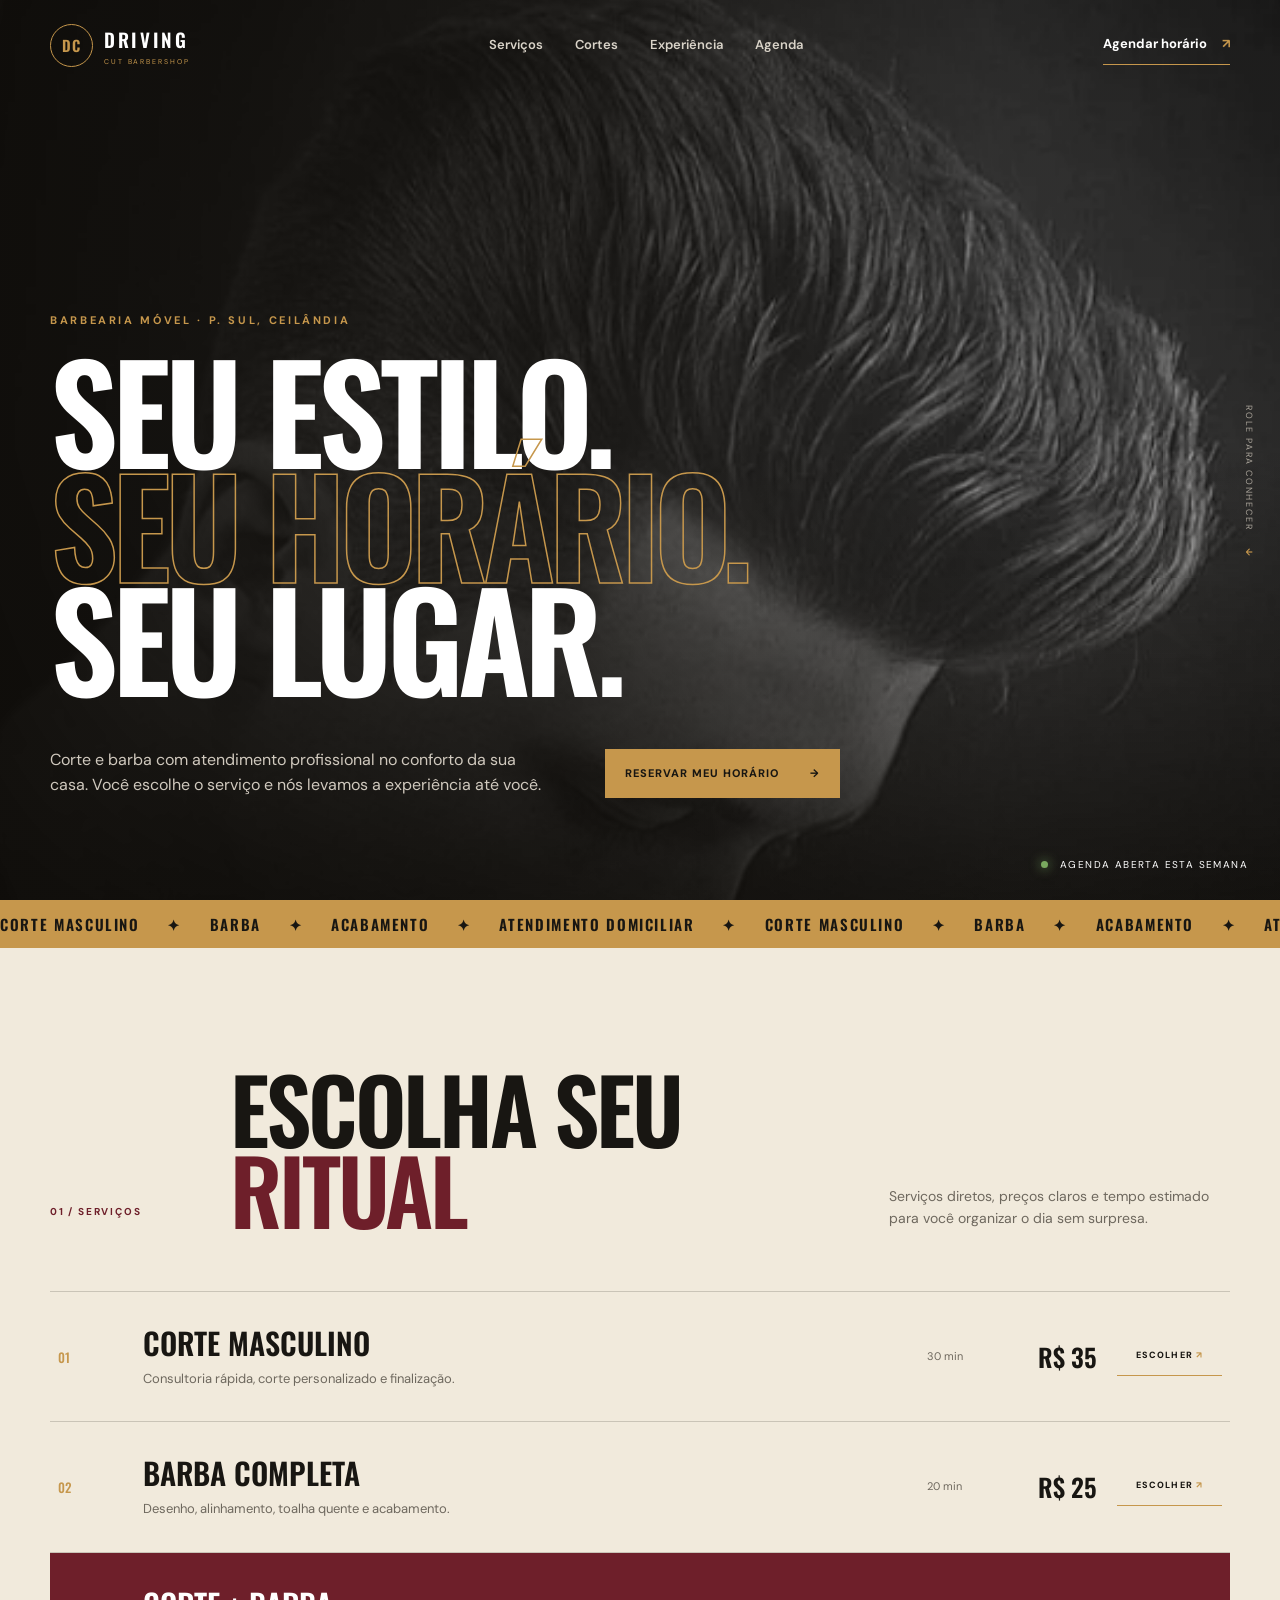
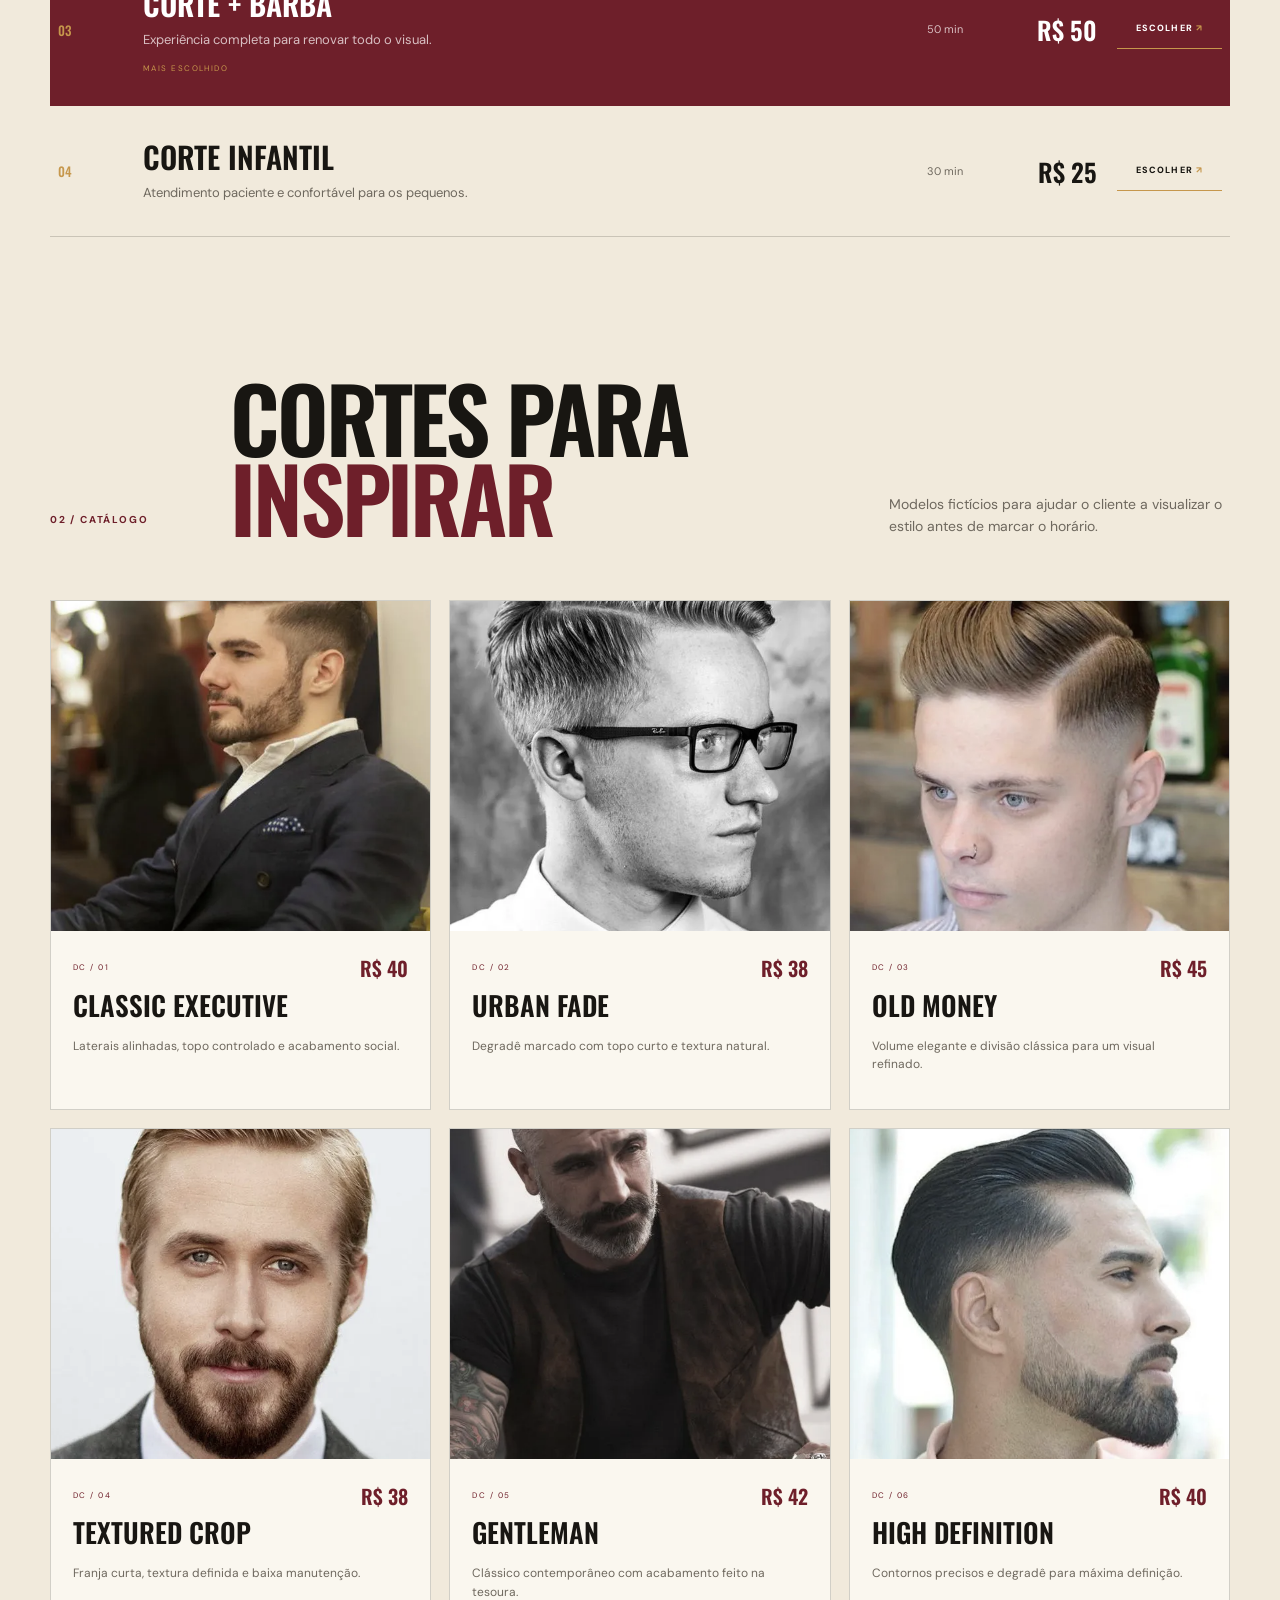
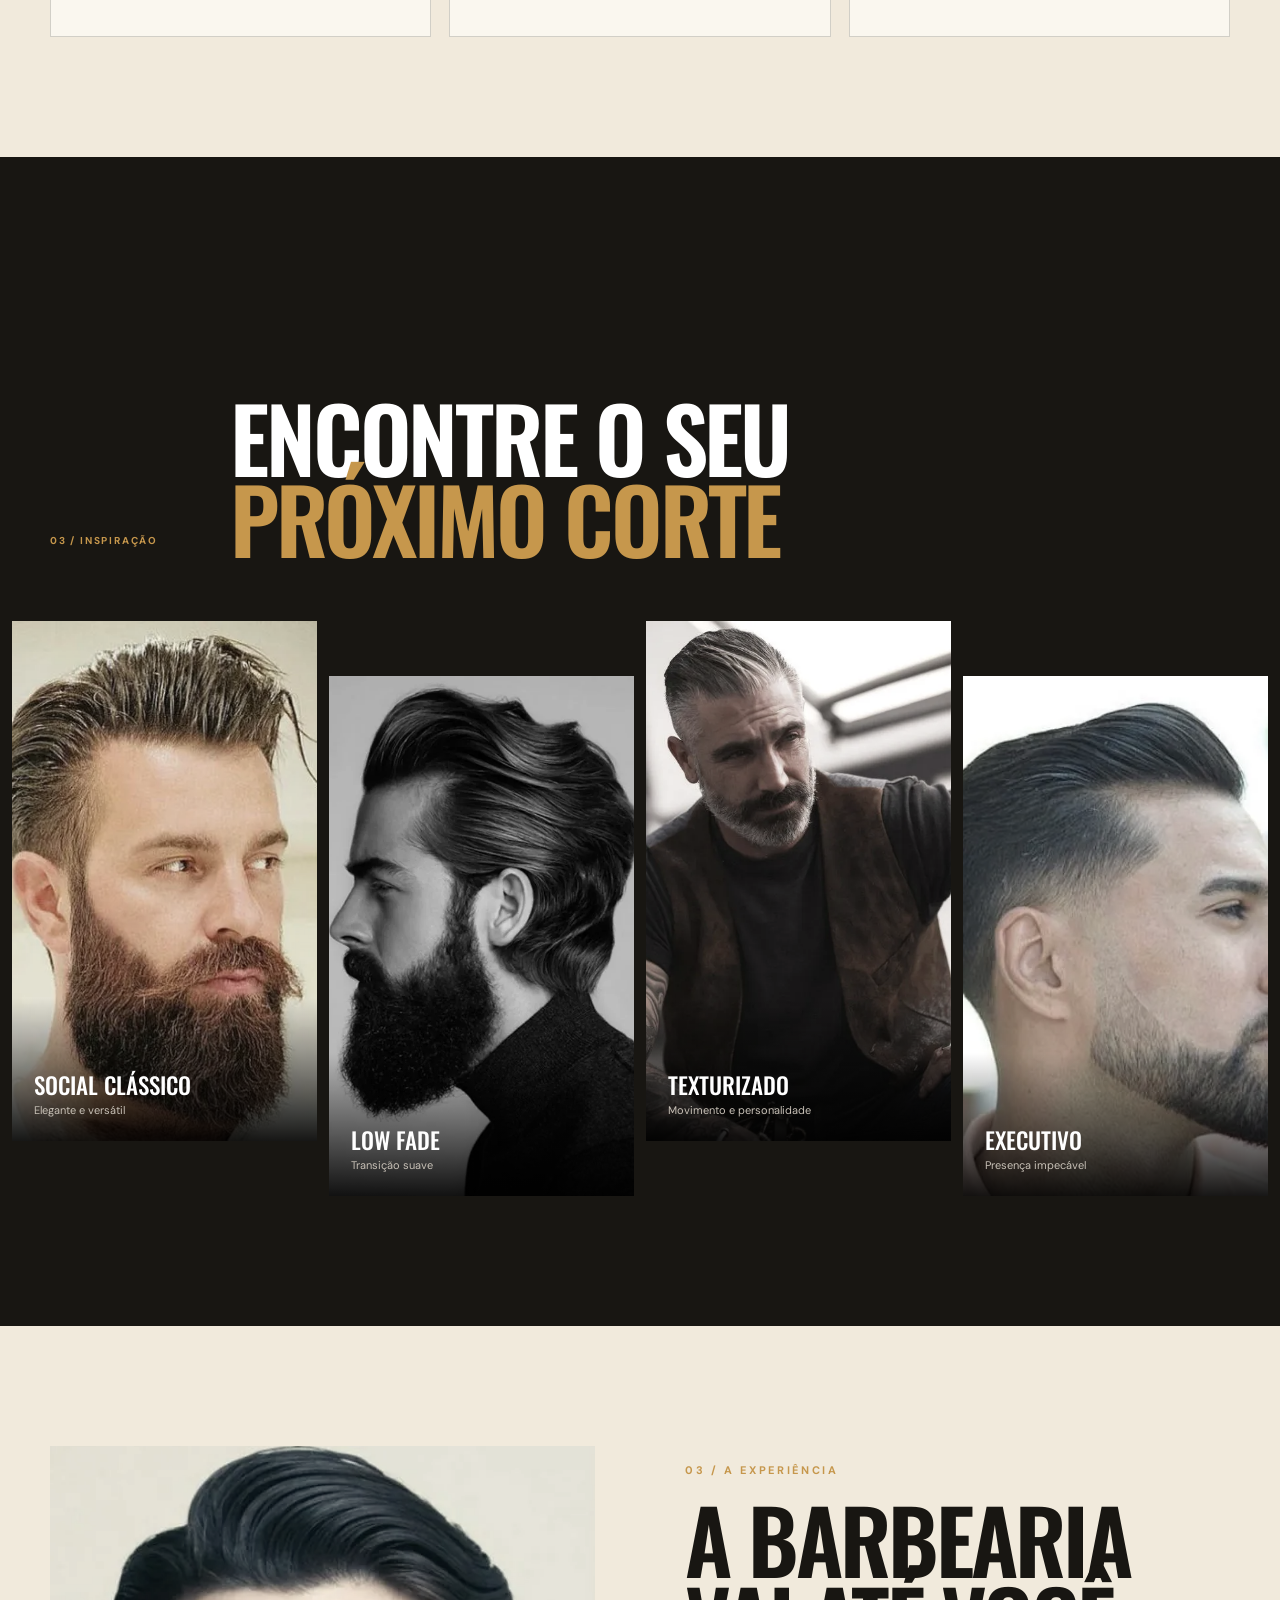
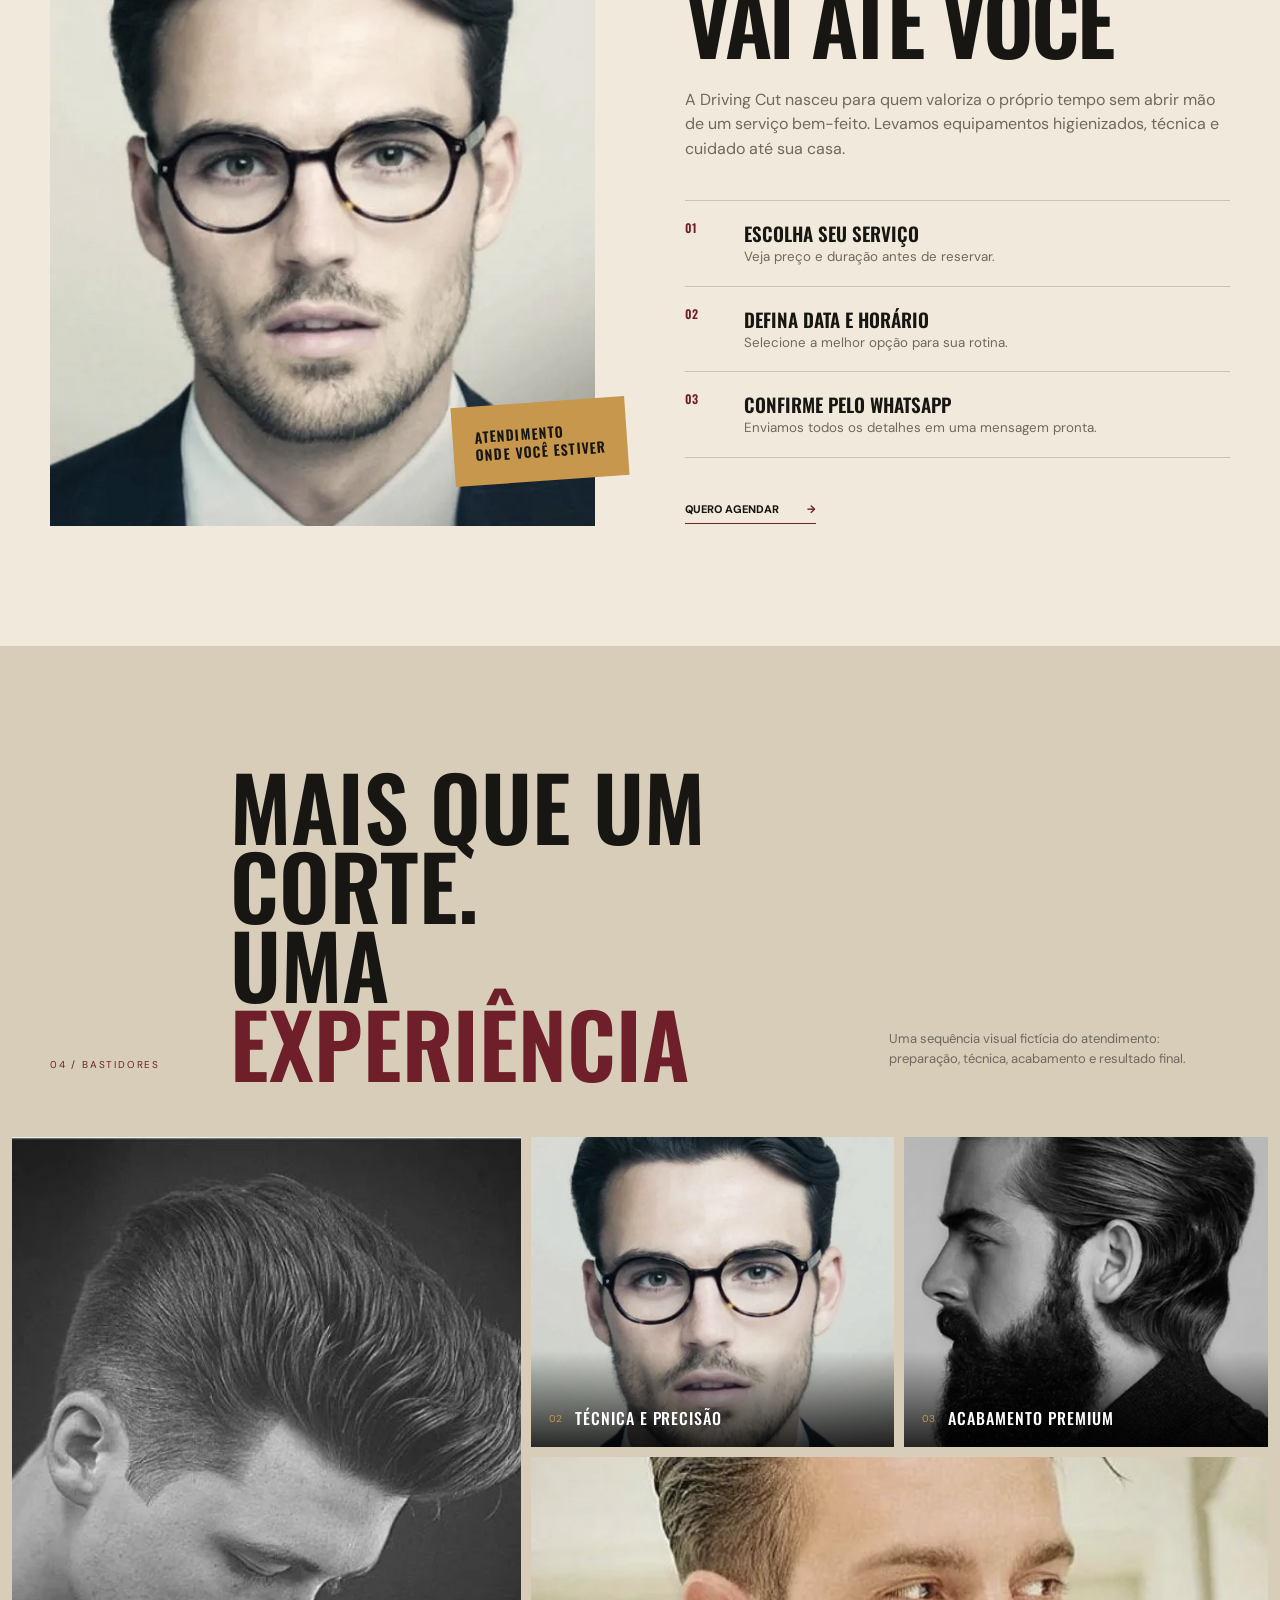
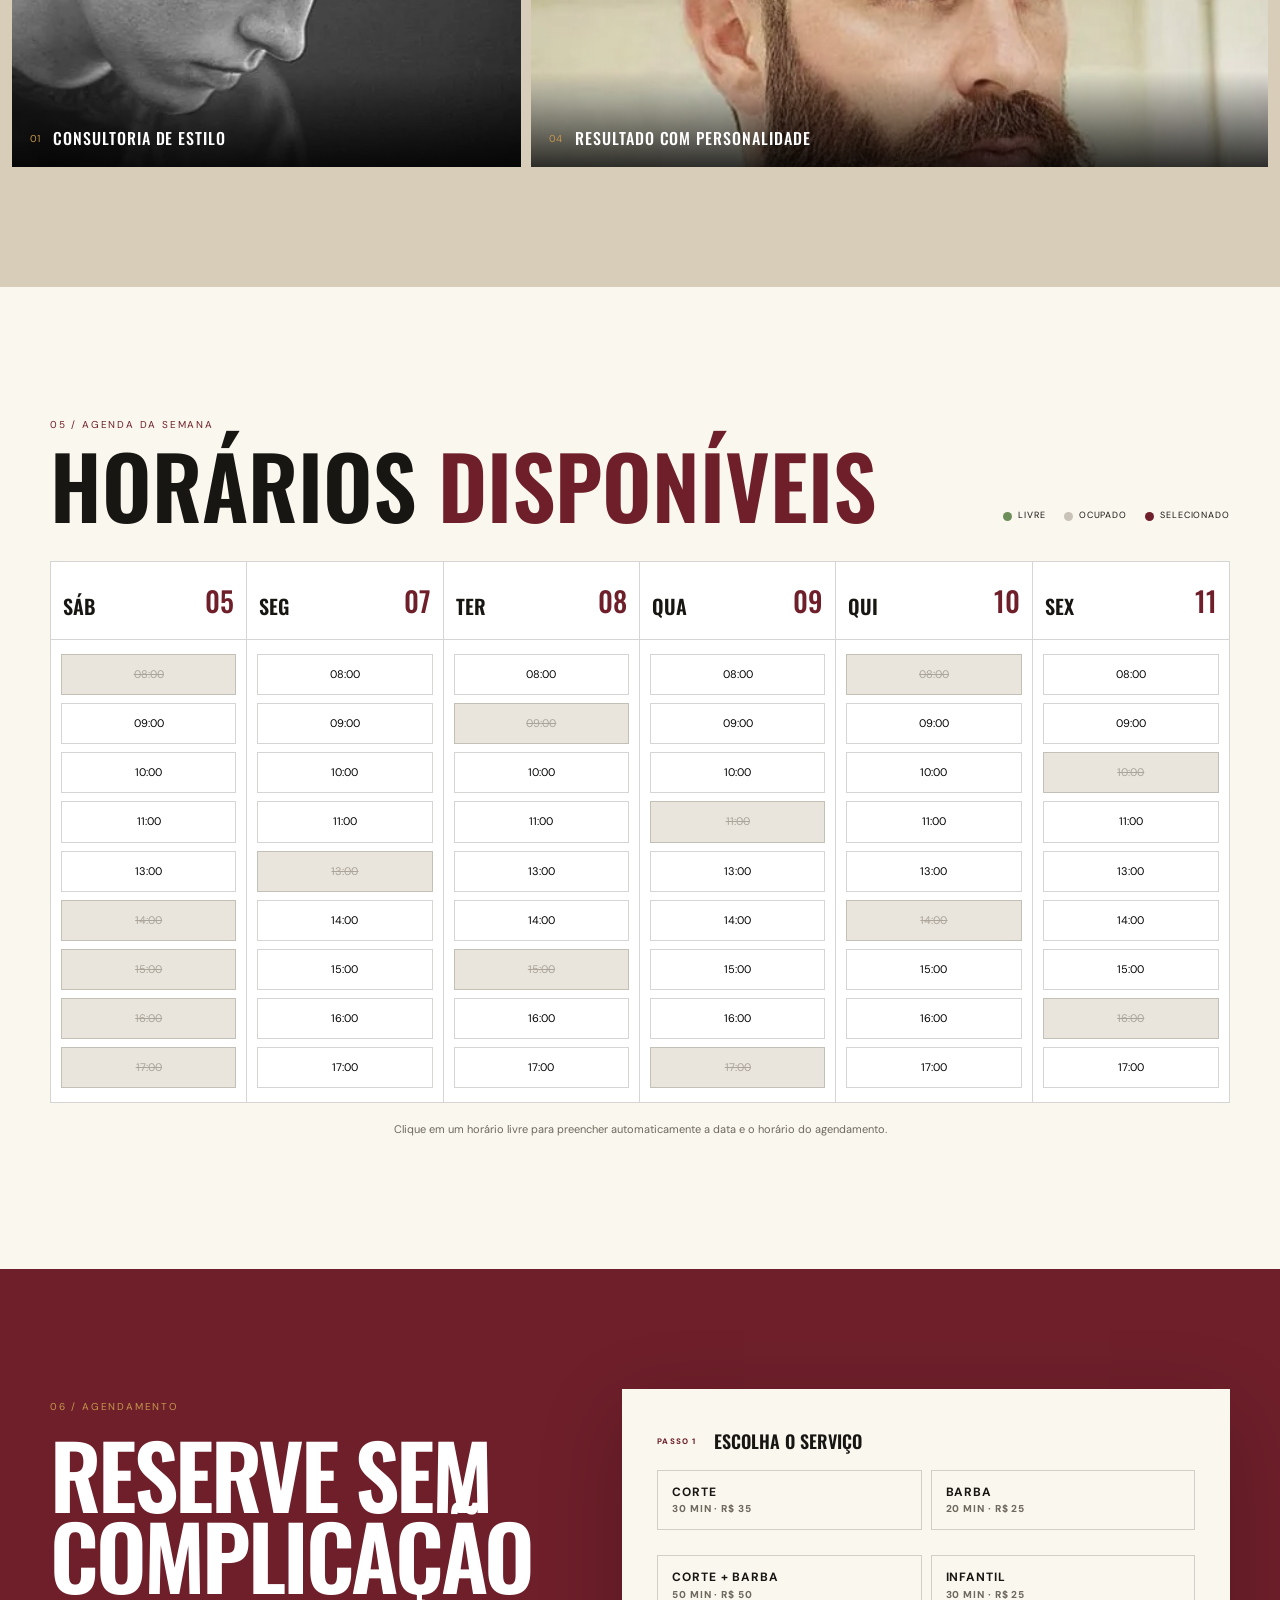
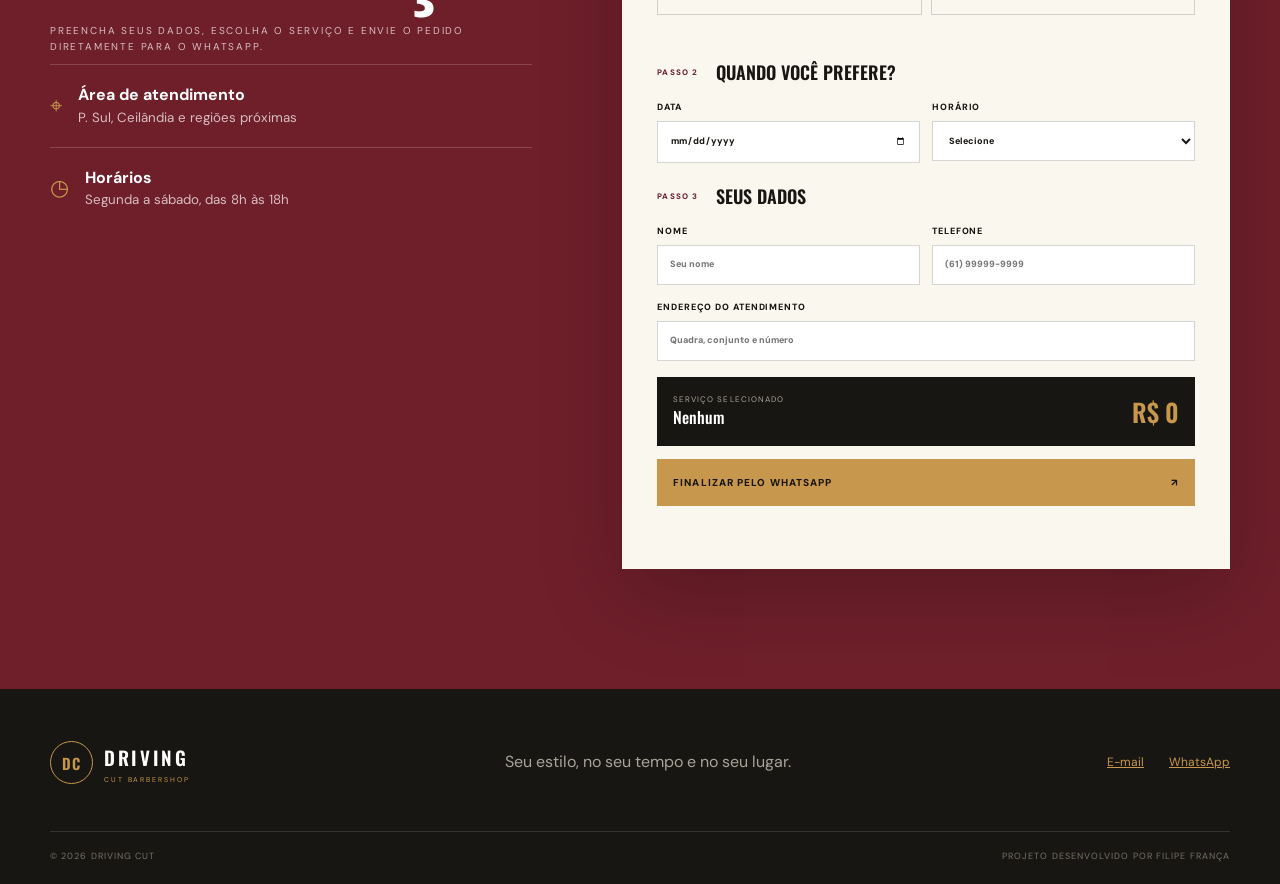
<file: index.html>
<!doctype html>
<html lang="pt-BR">
<head>
  <meta charset="utf-8">
  <meta name="viewport" content="width=device-width,initial-scale=1">
  <meta name="description" content="Driving Cut: barbearia móvel no P. Sul, Ceilândia. Escolha seu serviço e agende pelo WhatsApp.">
  <meta name="theme-color" content="#181612">
  <title>Driving Cut | Barbearia móvel em Ceilândia</title>
  <link rel="preconnect" href="https://fonts.googleapis.com">
  <link rel="preconnect" href="https://fonts.gstatic.com" crossorigin>
  <link href="https://fonts.googleapis.com/css2?family=DM+Sans:wght@400;500;600;700&family=Oswald:wght@400;500;600;700&display=swap" rel="stylesheet">
  <link rel="stylesheet" href="styles.css">
  <script src="script.js" defer></script>
</head>
<body>
  <a class="skip-link" href="#conteudo">Pular para o conteúdo</a>

  <header class="header" data-header>
    <nav class="nav shell" aria-label="Navegação principal">
      <a class="logo" href="#inicio" aria-label="Driving Cut — início">
        <span class="logo-mark" aria-hidden="true">DC</span>
        <span><strong>DRIVING</strong><small>CUT BARBERSHOP</small></span>
      </a>
      <button class="menu-button" type="button" aria-expanded="false" aria-controls="menu"><span></span><span></span><span></span><b class="sr-only">Abrir menu</b></button>
      <div class="menu" id="menu">
        <a href="#servicos">Serviços</a><a href="#galeria">Cortes</a><a href="#experiencia">Experiência</a><a href="#agenda">Agenda</a>
      </div>
      <a class="nav-cta" href="#agenda">Agendar horário <span>↗</span></a>
    </nav>
  </header>

  <main id="conteudo">
    <section class="hero" id="inicio">
      <div class="hero-media" role="img" aria-label="Corte masculino clássico feito por barbeiro profissional"></div>
      <div class="hero-shade"></div>
      <div class="hero-content shell">
        <p class="kicker reveal">Barbearia móvel · P. Sul, Ceilândia</p>
        <h1 class="reveal">SEU ESTILO.<br><span>SEU HORÁRIO.</span><br>SEU LUGAR.</h1>
        <div class="hero-bottom reveal">
          <p>Corte e barba com atendimento profissional no conforto da sua casa. Você escolhe o serviço e nós levamos a experiência até você.</p>
          <a class="button" href="#agenda">Reservar meu horário <span>→</span></a>
        </div>
      </div>
      <div class="availability"><span></span> Agenda aberta esta semana</div>
      <div class="scroll-note">Role para conhecer <b>↓</b></div>
    </section>

    <section class="ticker" aria-hidden="true"><div>CORTE MASCULINO <i>✦</i> BARBA <i>✦</i> ACABAMENTO <i>✦</i> ATENDIMENTO DOMICILIAR <i>✦</i> CORTE MASCULINO <i>✦</i> BARBA <i>✦</i> ACABAMENTO <i>✦</i> ATENDIMENTO DOMICILIAR <i>✦</i></div></section>

    <section class="section services shell" id="servicos">
      <div class="section-title reveal"><p>01 / Serviços</p><h2>ESCOLHA SEU <span>RITUAL</span></h2><p>Serviços diretos, preços claros e tempo estimado para você organizar o dia sem surpresa.</p></div>
      <div class="service-list">
        <article class="service reveal" data-service="Corte masculino" data-price="35" data-duration="30"><div class="service-index">01</div><div><h3>CORTE MASCULINO</h3><p>Consultoria rápida, corte personalizado e finalização.</p></div><div class="service-meta"><span>30 min</span><strong>R$ 35</strong></div><button type="button" class="select-service">Escolher <span>↗</span></button></article>
        <article class="service reveal" data-service="Barba completa" data-price="25" data-duration="20"><div class="service-index">02</div><div><h3>BARBA COMPLETA</h3><p>Desenho, alinhamento, toalha quente e acabamento.</p></div><div class="service-meta"><span>20 min</span><strong>R$ 25</strong></div><button type="button" class="select-service">Escolher <span>↗</span></button></article>
        <article class="service highlight reveal" data-service="Corte e barba" data-price="50" data-duration="50"><div class="service-index">03</div><div><h3>CORTE + BARBA</h3><p>Experiência completa para renovar todo o visual.</p><small>Mais escolhido</small></div><div class="service-meta"><span>50 min</span><strong>R$ 50</strong></div><button type="button" class="select-service">Escolher <span>↗</span></button></article>
        <article class="service reveal" data-service="Corte infantil" data-price="25" data-duration="30"><div class="service-index">04</div><div><h3>CORTE INFANTIL</h3><p>Atendimento paciente e confortável para os pequenos.</p></div><div class="service-meta"><span>30 min</span><strong>R$ 25</strong></div><button type="button" class="select-service">Escolher <span>↗</span></button></article>
      </div>
    </section>

    <section class="cut-menu" id="catalogo">
      <div class="shell">
        <div class="section-title reveal"><p>02 / Catálogo</p><h2>CORTES PARA <span>INSPIRAR</span></h2><p>Modelos fictícios para ajudar o cliente a visualizar o estilo antes de marcar o horário.</p></div>
        <div class="cut-grid">
          <article class="cut-card reveal"><img src="Fotos/cortes-cabelo-masculino-classicos-02.webp" alt="Corte fictício Classic Executive" loading="lazy"><div><span>DC / 01</span><h3>CLASSIC EXECUTIVE</h3><p>Laterais alinhadas, topo controlado e acabamento social.</p><b>R$ 40</b></div></article>
          <article class="cut-card reveal"><img src="Fotos/cortes-cabelo-masculino-classicos-08.webp" alt="Corte fictício Urban Fade" loading="lazy"><div><span>DC / 02</span><h3>URBAN FADE</h3><p>Degradê marcado com topo curto e textura natural.</p><b>R$ 38</b></div></article>
          <article class="cut-card reveal"><img src="Fotos/cortes-cabelo-masculino-classicos-09.webp" alt="Corte fictício Old Money" loading="lazy"><div><span>DC / 03</span><h3>OLD MONEY</h3><p>Volume elegante e divisão clássica para um visual refinado.</p><b>R$ 45</b></div></article>
          <article class="cut-card reveal"><img src="Fotos/cortes-cabelo-masculino-classicos-12.webp" alt="Corte fictício Textured Crop" loading="lazy"><div><span>DC / 04</span><h3>TEXTURED CROP</h3><p>Franja curta, textura definida e baixa manutenção.</p><b>R$ 38</b></div></article>
          <article class="cut-card reveal"><img src="Fotos/cortes-cabelo-masculino-classicos-13.webp" alt="Corte fictício Gentleman" loading="lazy"><div><span>DC / 05</span><h3>GENTLEMAN</h3><p>Clássico contemporâneo com acabamento feito na tesoura.</p><b>R$ 42</b></div></article>
          <article class="cut-card reveal"><img src="Fotos/cortes-cabelo-masculino-classicos-16.webp" alt="Corte fictício High Definition" loading="lazy"><div><span>DC / 06</span><h3>HIGH DEFINITION</h3><p>Contornos precisos e degradê para máxima definição.</p><b>R$ 40</b></div></article>
        </div>
      </div>
    </section>

    <section class="section gallery" id="galeria">
      <div class="shell section-title light reveal"><p>03 / Inspiração</p><h2>ENCONTRE O SEU <span>PRÓXIMO CORTE</span></h2></div>
      <div class="gallery-track">
        <figure class="reveal"><img src="Fotos/cortes-cabelo-masculino-classicos-01.webp" alt="Corte masculino social com acabamento clássico" loading="lazy"><figcaption><b>Social clássico</b><span>Elegante e versátil</span></figcaption></figure>
        <figure class="reveal"><img src="Fotos/cortes-cabelo-masculino-classicos-07.webp" alt="Corte masculino com laterais baixas" loading="lazy"><figcaption><b>Low fade</b><span>Transição suave</span></figcaption></figure>
        <figure class="reveal"><img src="Fotos/cortes-cabelo-masculino-classicos-13.webp" alt="Corte masculino moderno e texturizado" loading="lazy"><figcaption><b>Texturizado</b><span>Movimento e personalidade</span></figcaption></figure>
        <figure class="reveal"><img src="Fotos/cortes-cabelo-masculino-classicos-16.webp" alt="Corte masculino premium com acabamento definido" loading="lazy"><figcaption><b>Executivo</b><span>Presença impecável</span></figcaption></figure>
      </div>
    </section>

    <section class="section experience shell" id="experiencia">
      <div class="experience-image reveal"><img src="Fotos/cortes-cabelo-masculino-classicos-04.webp" alt="Detalhe de corte masculino realizado pela Driving Cut" loading="lazy"><span>ATENDIMENTO<br>ONDE VOCÊ ESTIVER</span></div>
      <div class="experience-copy reveal"><p class="chapter">03 / A experiência</p><h2>A BARBEARIA VAI ATÉ VOCÊ</h2><p>A Driving Cut nasceu para quem valoriza o próprio tempo sem abrir mão de um serviço bem-feito. Levamos equipamentos higienizados, técnica e cuidado até sua casa.</p><ul><li><span>01</span><div><b>Escolha seu serviço</b><small>Veja preço e duração antes de reservar.</small></div></li><li><span>02</span><div><b>Defina data e horário</b><small>Selecione a melhor opção para sua rotina.</small></div></li><li><span>03</span><div><b>Confirme pelo WhatsApp</b><small>Enviamos todos os detalhes em uma mensagem pronta.</small></div></li></ul><a href="#agenda">Quero agendar <span>→</span></a></div>
    </section>

    <section class="experience-gallery">
      <div class="shell experience-gallery-head reveal"><p>04 / Bastidores</p><h2>MAIS QUE UM CORTE.<br>UMA <span>EXPERIÊNCIA</span></h2><p>Uma sequência visual fictícia do atendimento: preparação, técnica, acabamento e resultado final.</p></div>
      <div class="experience-mosaic">
        <figure class="xp-main reveal"><img src="Fotos/cortes-cabelo-masculino-classicos-15.webp" alt="Experiência Driving Cut: resultado de corte masculino" loading="lazy"><figcaption><span>01</span><b>CONSULTORIA DE ESTILO</b></figcaption></figure>
        <figure class="reveal"><img src="Fotos/cortes-cabelo-masculino-classicos-04.webp" alt="Experiência Driving Cut: execução do corte" loading="lazy"><figcaption><span>02</span><b>TÉCNICA E PRECISÃO</b></figcaption></figure>
        <figure class="reveal"><img src="Fotos/cortes-cabelo-masculino-classicos-07.webp" alt="Experiência Driving Cut: acabamento do corte" loading="lazy"><figcaption><span>03</span><b>ACABAMENTO PREMIUM</b></figcaption></figure>
        <figure class="xp-wide reveal"><img src="Fotos/cortes-cabelo-masculino-classicos-01.webp" alt="Experiência Driving Cut: visual final" loading="lazy"><figcaption><span>04</span><b>RESULTADO COM PERSONALIDADE</b></figcaption></figure>
      </div>
    </section>

    <section class="weekly-schedule" aria-labelledby="agenda-semanal">
      <div class="shell">
        <div class="schedule-heading reveal"><div><p>05 / Agenda da semana</p><h2 id="agenda-semanal">HORÁRIOS <span>DISPONÍVEIS</span></h2></div><div class="schedule-legend"><span><i class="free"></i>Livre</span><span><i class="busy"></i>Ocupado</span><span><i class="chosen"></i>Selecionado</span></div></div>
        <div class="week-board reveal" data-week-board aria-live="polite"></div>
        <p class="schedule-help">Clique em um horário livre para preencher automaticamente a data e o horário do agendamento.</p>
      </div>
    </section>

    <section class="booking" id="agenda">
      <div class="shell booking-grid">
        <div class="booking-copy reveal"><p>06 / Agendamento</p><h2>RESERVE SEM<br>COMPLICAÇÃO</h2><p>Preencha seus dados, escolha o serviço e envie o pedido diretamente para o WhatsApp.</p><div class="booking-note"><span>⌖</span><div><b>Área de atendimento</b><small>P. Sul, Ceilândia e regiões próximas</small></div></div><div class="booking-note"><span>◷</span><div><b>Horários</b><small>Segunda a sábado, das 8h às 18h</small></div></div></div>
        <form class="booking-card reveal" data-booking-form novalidate>
          <div class="form-step"><span>PASSO 1</span><b>Escolha o serviço</b></div>
          <div class="service-options">
            <label><input type="radio" name="service" value="Corte masculino|35|30" required><span><b>Corte</b><small>30 min · R$ 35</small></span></label>
            <label><input type="radio" name="service" value="Barba completa|25|20"><span><b>Barba</b><small>20 min · R$ 25</small></span></label>
            <label><input type="radio" name="service" value="Corte e barba|50|50"><span><b>Corte + barba</b><small>50 min · R$ 50</small></span></label>
            <label><input type="radio" name="service" value="Corte infantil|25|30"><span><b>Infantil</b><small>30 min · R$ 25</small></span></label>
          </div>
          <div class="form-step"><span>PASSO 2</span><b>Quando você prefere?</b></div>
          <div class="date-row"><label>Data<input type="date" name="date" required></label><label>Horário<select name="time" required><option value="">Selecione</option><option>08:00</option><option>09:00</option><option>10:00</option><option>11:00</option><option>13:00</option><option>14:00</option><option>15:00</option><option>16:00</option><option>17:00</option></select></label></div>
          <div class="form-step"><span>PASSO 3</span><b>Seus dados</b></div>
          <div class="date-row"><label>Nome<input name="name" autocomplete="name" placeholder="Seu nome" required></label><label>Telefone<input name="phone" autocomplete="tel" inputmode="tel" placeholder="(61) 99999-9999" required></label></div>
          <label>Endereço do atendimento<input name="address" autocomplete="street-address" placeholder="Quadra, conjunto e número" required></label>
          <div class="booking-summary" aria-live="polite"><div><span>Serviço selecionado</span><b data-summary-service>Nenhum</b></div><strong data-summary-price>R$ 0</strong></div>
          <button class="submit-button" type="submit">Finalizar pelo WhatsApp <span>↗</span></button>
          <p class="form-status" role="status" aria-live="polite"></p>
        </form>
      </div>
    </section>
  </main>

  <footer class="footer"><div class="shell footer-main"><a class="logo" href="#inicio"><span class="logo-mark">DC</span><span><strong>DRIVING</strong><small>CUT BARBERSHOP</small></span></a><p>Seu estilo, no seu tempo e no seu lugar.</p><div><a href="mailto:filipi95527646@gmail.com">E-mail</a><a href="https://wa.me/5561992087470" target="_blank" rel="noreferrer">WhatsApp</a></div></div><div class="shell footer-bottom"><span>© <span data-year></span> Driving Cut</span><span>Projeto desenvolvido por Filipe França</span></div></footer>
</body>
</html>
</file>
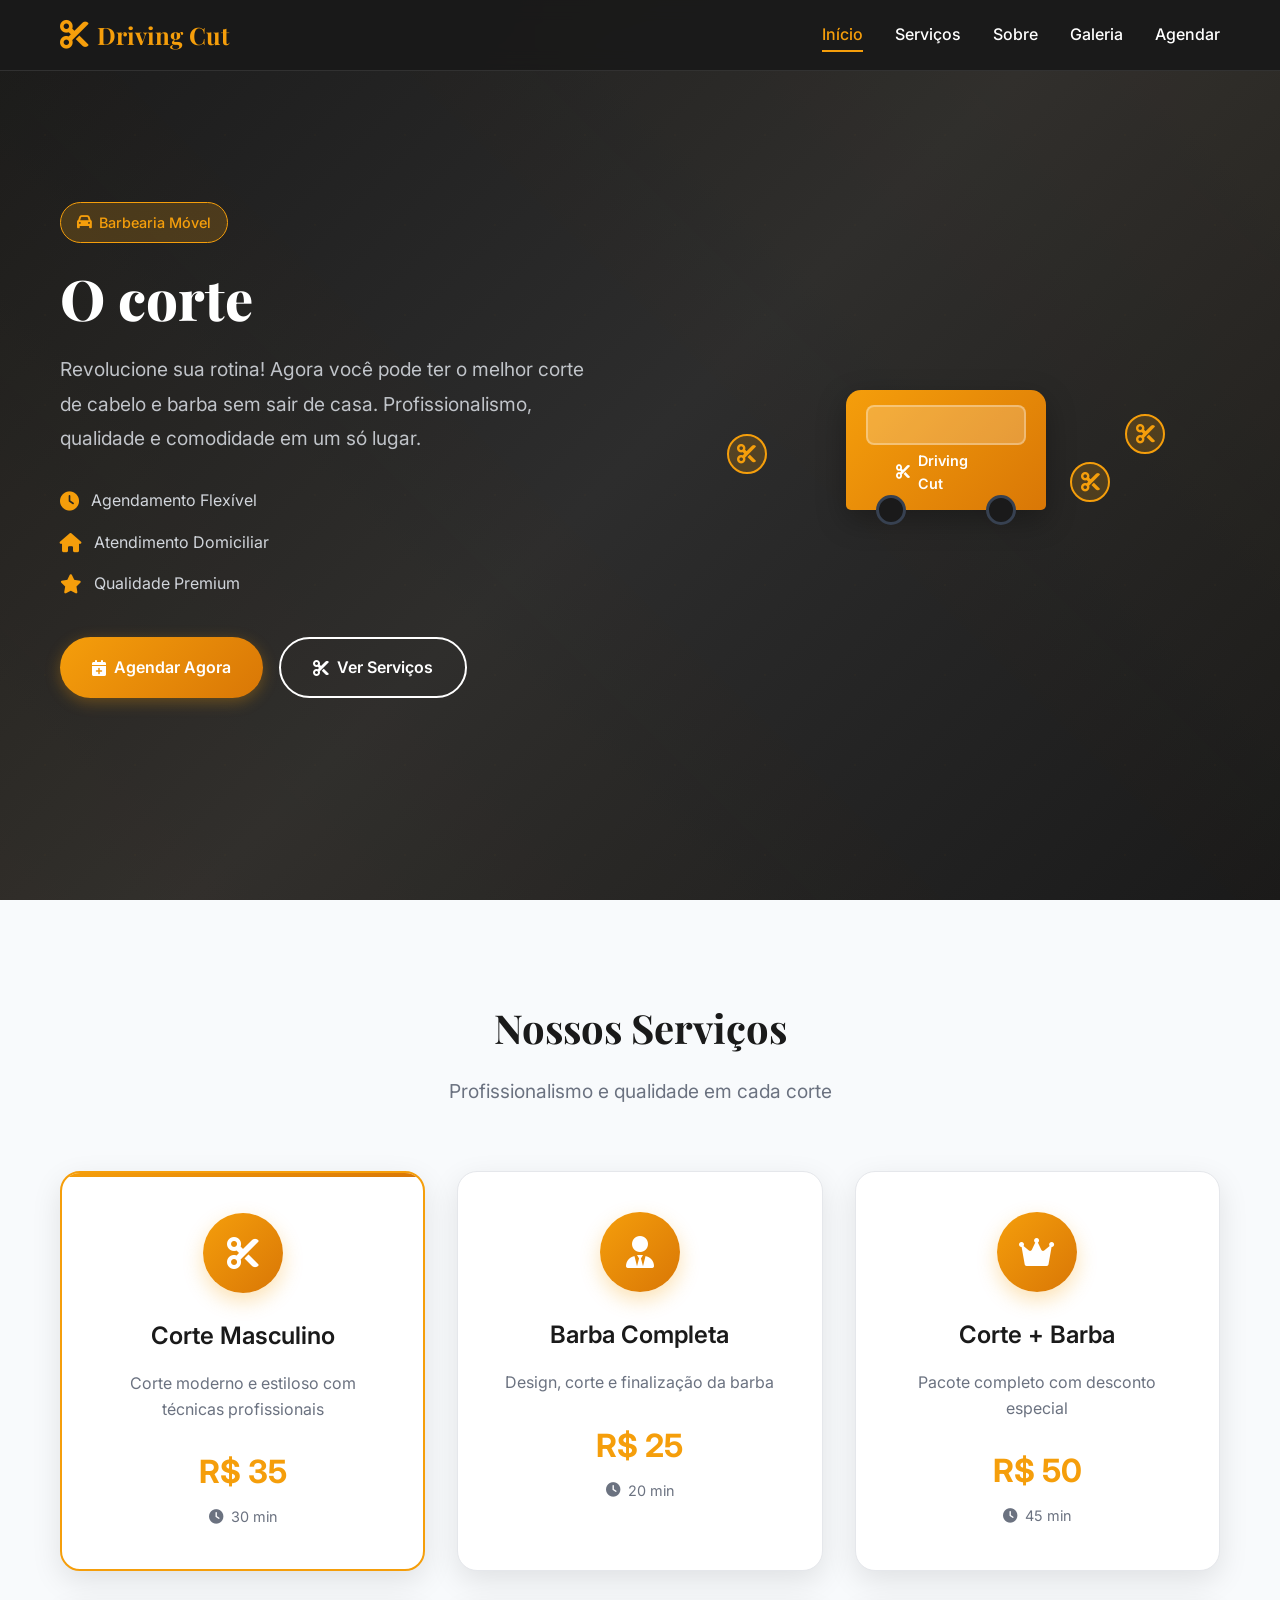
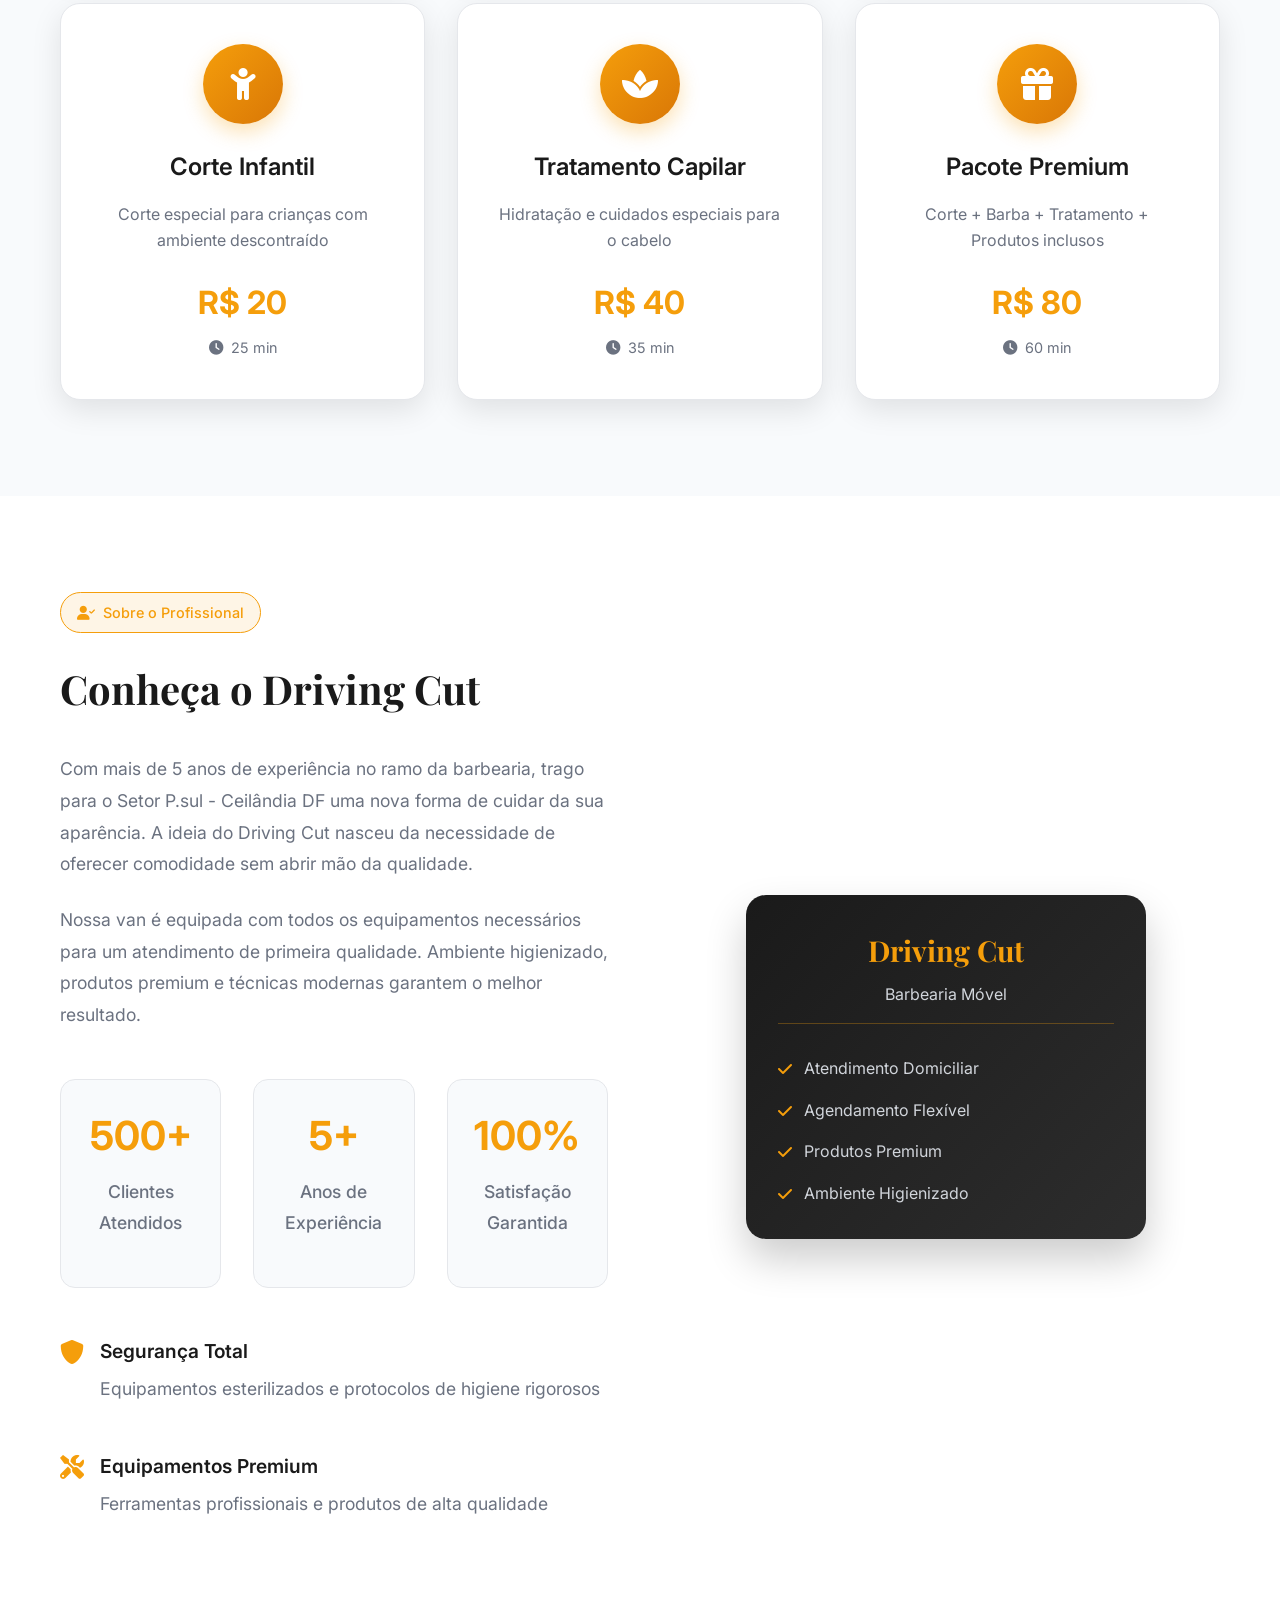
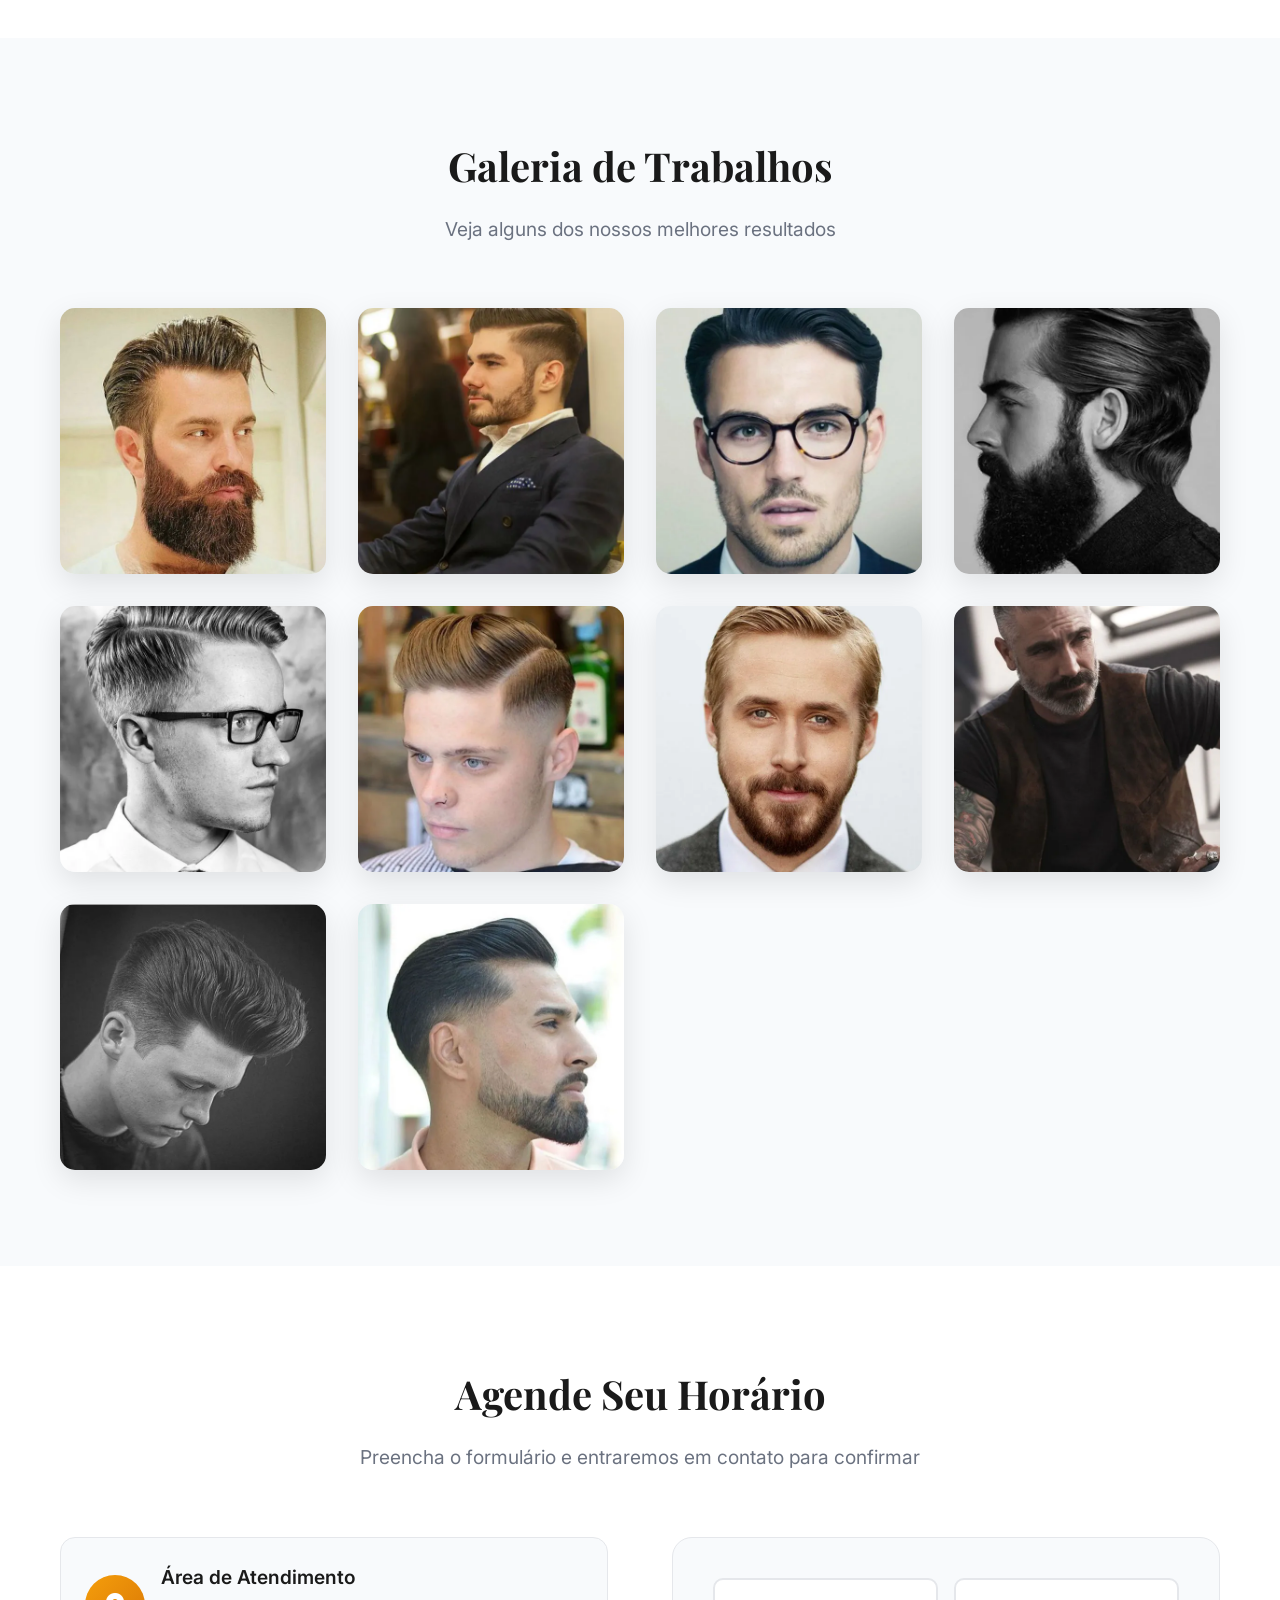
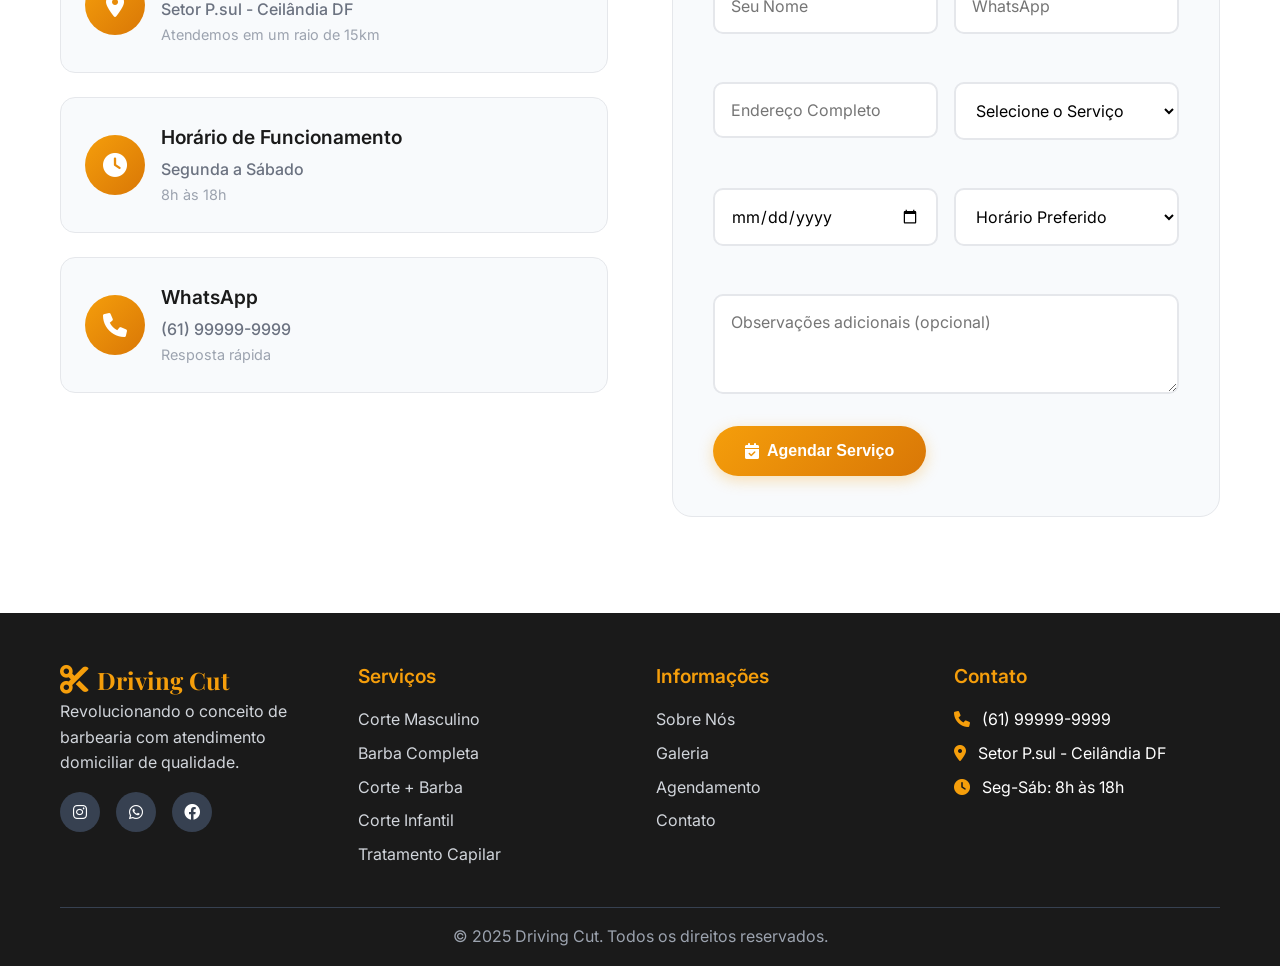
<file: barber-landing.html>
<!DOCTYPE html>
<html lang="pt-BR">
<head>
    <meta charset="UTF-8">
    <meta name="viewport" content="width=device-width, initial-scale=1.0">
    <title>Driving Cut - Barbearia Móvel | Porto Sul</title>
    <link rel="stylesheet" href="barber-styles.css">
    <link href="https://cdnjs.cloudflare.com/ajax/libs/font-awesome/6.0.0/css/all.min.css" rel="stylesheet">
    <link href="https://fonts.googleapis.com/css2?family=Inter:wght@300;400;500;600;700;800&family=Playfair+Display:wght@400;500;600;700&display=swap" rel="stylesheet">
</head>
<body>
    <!-- Header -->
    <header class="header">
        <nav class="navbar">
            <div class="nav-container">
                <div class="logo">
                    <i class="fas fa-cut"></i>
                    <span>Driving Cut</span>
                </div>
                <ul class="nav-menu">
                    <li><a href="#home">Início</a></li>
                    <li><a href="#services">Serviços</a></li>
                    <li><a href="#about">Sobre</a></li>
                    <li><a href="#gallery">Galeria</a></li>
                    <li><a href="#contact">Agendar</a></li>
                </ul>
                <div class="hamburger">
                    <span></span>
                    <span></span>
                    <span></span>
                </div>
            </div>
        </nav>
    </header>

    <!-- Hero Section -->
    <section id="home" class="hero">
        <div class="hero-background">
            <div class="hero-overlay"></div>
        </div>
        <div class="hero-container">
            <div class="hero-content">
                <div class="hero-badge">
                    <i class="fas fa-car"></i>
                    <span>Barbearia Móvel</span>
                </div>
                <h1 class="hero-title">
                    O corte perfeito <span class="highlight">na sua casa</span>
                </h1>
                <p class="hero-description">
                    Revolucione sua rotina! Agora você pode ter o melhor corte de cabelo e barba 
                    sem sair de casa. Profissionalismo, qualidade e comodidade em um só lugar.
                </p>
                <div class="hero-features">
                    <div class="feature">
                        <i class="fas fa-clock"></i>
                        <span>Agendamento Flexível</span>
                    </div>
                    <div class="feature">
                        <i class="fas fa-home"></i>
                        <span>Atendimento Domiciliar</span>
                    </div>
                    <div class="feature">
                        <i class="fas fa-star"></i>
                        <span>Qualidade Premium</span>
                    </div>
                </div>
                <div class="hero-buttons">
                    <a href="#contact" class="btn btn-primary">
                        <i class="fas fa-calendar-plus"></i>
                        Agendar Agora
                    </a>
                    <a href="#services" class="btn btn-secondary">
                        <i class="fas fa-scissors"></i>
                        Ver Serviços
                    </a>
                </div>
            </div>
            <div class="hero-image">
                <div class="barber-van">
                    <div class="van-body">
                        <div class="van-window"></div>
                        <div class="van-logo">
                            <i class="fas fa-cut"></i>
                            <span>Driving Cut</span>
                        </div>
                    </div>
                    <div class="van-wheels">
                        <div class="wheel"></div>
                        <div class="wheel"></div>
                    </div>
                </div>
                <div class="floating-elements">
                    <div class="floating-item scissors">
                        <i class="fas fa-cut"></i>
                    </div>
                    <div class="floating-item comb">
                        <i class="fas fa-cut"></i>
                    </div>
                    <div class="floating-item razor">
                        <i class="fas fa-cut"></i>
                    </div>
                </div>
            </div>
        </div>
    </section>

    <!-- Services Section -->
    <section id="services" class="services">
        <div class="container">
            <div class="section-header">
                <h2>Nossos Serviços</h2>
                <p>Profissionalismo e qualidade em cada corte</p>
            </div>
            <div class="services-grid">
                <div class="service-card featured">
                    <div class="service-icon">
                        <i class="fas fa-cut"></i>
                    </div>
                    <h3>Corte Masculino</h3>
                    <p>Corte moderno e estiloso com técnicas profissionais</p>
                    <div class="service-price">R$ 35</div>
                    <div class="service-duration">
                        <i class="fas fa-clock"></i>
                        <span>30 min</span>
                    </div>
                </div>
                <div class="service-card">
                    <div class="service-icon">
                        <i class="fas fa-user-tie"></i>
                    </div>
                    <h3>Barba Completa</h3>
                    <p>Design, corte e finalização da barba</p>
                    <div class="service-price">R$ 25</div>
                    <div class="service-duration">
                        <i class="fas fa-clock"></i>
                        <span>20 min</span>
                    </div>
                </div>
                <div class="service-card">
                    <div class="service-icon">
                        <i class="fas fa-crown"></i>
                    </div>
                    <h3>Corte + Barba</h3>
                    <p>Pacote completo com desconto especial</p>
                    <div class="service-price">R$ 50</div>
                    <div class="service-duration">
                        <i class="fas fa-clock"></i>
                        <span>45 min</span>
                    </div>
                </div>
                <div class="service-card">
                    <div class="service-icon">
                        <i class="fas fa-child"></i>
                    </div>
                    <h3>Corte Infantil</h3>
                    <p>Corte especial para crianças com ambiente descontraído</p>
                    <div class="service-price">R$ 20</div>
                    <div class="service-duration">
                        <i class="fas fa-clock"></i>
                        <span>25 min</span>
                    </div>
                </div>
                <div class="service-card">
                    <div class="service-icon">
                        <i class="fas fa-spa"></i>
                    </div>
                    <h3>Tratamento Capilar</h3>
                    <p>Hidratação e cuidados especiais para o cabelo</p>
                    <div class="service-price">R$ 40</div>
                    <div class="service-duration">
                        <i class="fas fa-clock"></i>
                        <span>35 min</span>
                    </div>
                </div>
                <div class="service-card">
                    <div class="service-icon">
                        <i class="fas fa-gift"></i>
                    </div>
                    <h3>Pacote Premium</h3>
                    <p>Corte + Barba + Tratamento + Produtos inclusos</p>
                    <div class="service-price">R$ 80</div>
                    <div class="service-duration">
                        <i class="fas fa-clock"></i>
                        <span>60 min</span>
                    </div>
                </div>
            </div>
        </div>
    </section>

    <!-- About Section -->
    <section id="about" class="about">
        <div class="container">
            <div class="about-content">
                <div class="about-text">
                    <div class="section-badge">
                        <i class="fas fa-user-check"></i>
                        <span>Sobre o Profissional</span>
                    </div>
                    <h2>Conheça o Driving Cut</h2>
                    <p>
                        Com mais de 5 anos de experiência no ramo da barbearia, trago para o Setor P.sul - Ceilândia DF 
                        uma nova forma de cuidar da sua aparência. A ideia do Driving Cut nasceu da 
                        necessidade de oferecer comodidade sem abrir mão da qualidade.
                    </p>
                    <p>
                        Nossa van é equipada com todos os equipamentos necessários para um atendimento 
                        de primeira qualidade. Ambiente higienizado, produtos premium e técnicas 
                        modernas garantem o melhor resultado.
                    </p>
                    <div class="about-stats">
                        <div class="stat">
                            <h3>500+</h3>
                            <p>Clientes Atendidos</p>
                        </div>
                        <div class="stat">
                            <h3>5+</h3>
                            <p>Anos de Experiência</p>
                        </div>
                        <div class="stat">
                            <h3>100%</h3>
                            <p>Satisfação Garantida</p>
                        </div>
                    </div>
                    <div class="about-features">
                        <div class="feature-item">
                            <i class="fas fa-shield-alt"></i>
                            <div>
                                <h4>Segurança Total</h4>
                                <p>Equipamentos esterilizados e protocolos de higiene rigorosos</p>
                            </div>
                        </div>
                        <div class="feature-item">
                            <i class="fas fa-tools"></i>
                            <div>
                                <h4>Equipamentos Premium</h4>
                                <p>Ferramentas profissionais e produtos de alta qualidade</p>
                            </div>
                        </div>
                    </div>
                </div>
                <div class="about-image">
                    <div class="image-card">
                        <div class="card-header">
                            <h3>Driving Cut</h3>
                            <p>Barbearia Móvel</p>
                        </div>
                        <div class="card-content">
                            <div class="service-list">
                                <div class="service-item">
                                    <i class="fas fa-check"></i>
                                    <span>Atendimento Domiciliar</span>
                                </div>
                                <div class="service-item">
                                    <i class="fas fa-check"></i>
                                    <span>Agendamento Flexível</span>
                                </div>
                                <div class="service-item">
                                    <i class="fas fa-check"></i>
                                    <span>Produtos Premium</span>
                                </div>
                                <div class="service-item">
                                    <i class="fas fa-check"></i>
                                    <span>Ambiente Higienizado</span>
                                </div>
                            </div>
                        </div>
                    </div>
                </div>
            </div>
        </div>
    </section>

    <!-- Gallery Section -->
    <section id="gallery" class="gallery">
        <div class="container">
            <div class="section-header">
                <h2>Galeria de Trabalhos</h2>
                <p>Veja alguns dos nossos melhores resultados</p>
            </div>
            <div class="gallery-grid">
                <div class="gallery-item">
                    <img src="Fotos/cortes-cabelo-masculino-classicos-01.webp" alt="Corte Clássico 1" loading="lazy">
                    <div class="gallery-overlay">
                        <h3>Corte Clássico</h3>
                        <p>Estilo tradicional e elegante</p>
                    </div>
                </div>
                <div class="gallery-item">
                    <img src="Fotos/cortes-cabelo-masculino-classicos-02.webp" alt="Corte Moderno 1" loading="lazy">
                    <div class="gallery-overlay">
                        <h3>Corte Moderno</h3>
                        <p>Visual contemporâneo</p>
                    </div>
                </div>
                <div class="gallery-item">
                    <img src="Fotos/cortes-cabelo-masculino-classicos-04.webp" alt="Corte Estiloso" loading="lazy">
                    <div class="gallery-overlay">
                        <h3>Corte Estiloso</h3>
                        <p>Personalidade marcante</p>
                    </div>
                </div>
                <div class="gallery-item">
                    <img src="Fotos/cortes-cabelo-masculino-classicos-07.webp" alt="Corte Profissional" loading="lazy">
                    <div class="gallery-overlay">
                        <h3>Corte Profissional</h3>
                        <p>Ideal para o trabalho</p>
                    </div>
                </div>
                <div class="gallery-item">
                    <img src="Fotos/cortes-cabelo-masculino-classicos-08.webp" alt="Corte Jovem" loading="lazy">
                    <div class="gallery-overlay">
                        <h3>Corte Jovem</h3>
                        <p>Energia e juventude</p>
                    </div>
                </div>
                <div class="gallery-item">
                    <img src="Fotos/cortes-cabelo-masculino-classicos-09.webp" alt="Corte Clássico 2" loading="lazy">
                    <div class="gallery-overlay">
                        <h3>Corte Clássico</h3>
                        <p>Timeless e sofisticado</p>
                    </div>
                </div>
                <div class="gallery-item">
                    <img src="Fotos/cortes-cabelo-masculino-classicos-12.webp" alt="Corte Moderno 2" loading="lazy">
                    <div class="gallery-overlay">
                        <h3>Corte Moderno</h3>
                        <p>Tendência atual</p>
                    </div>
                </div>
                <div class="gallery-item">
                    <img src="Fotos/cortes-cabelo-masculino-classicos-13.webp" alt="Corte Elegante" loading="lazy">
                    <div class="gallery-overlay">
                        <h3>Corte Elegante</h3>
                        <p>Refinamento e classe</p>
                    </div>
                </div>
                <div class="gallery-item">
                    <img src="Fotos/cortes-cabelo-masculino-classicos-15.webp" alt="Corte Versátil" loading="lazy">
                    <div class="gallery-overlay">
                        <h3>Corte Versátil</h3>
                        <p>Adaptável a qualquer ocasião</p>
                    </div>
                </div>
                <div class="gallery-item">
                    <img src="Fotos/cortes-cabelo-masculino-classicos-16.webp" alt="Corte Premium" loading="lazy">
                    <div class="gallery-overlay">
                        <h3>Corte Premium</h3>
                        <p>Qualidade excepcional</p>
                    </div>
                </div>
            </div>
        </div>
    </section>

    <!-- Contact Section -->
    <section id="contact" class="contact">
        <div class="container">
            <div class="section-header">
                <h2>Agende Seu Horário</h2>
                <p>Preencha o formulário e entraremos em contato para confirmar</p>
            </div>
            <div class="contact-content">
                <div class="contact-info">
                    <div class="contact-card">
                        <div class="contact-icon">
                            <i class="fas fa-map-marker-alt"></i>
                        </div>
                        <div class="contact-details">
                            <h4>Área de Atendimento</h4>
                            <p>Setor P.sul - Ceilândia DF</p>
                            <small>Atendemos em um raio de 15km</small>
                        </div>
                    </div>
                    <div class="contact-card">
                        <div class="contact-icon">
                            <i class="fas fa-clock"></i>
                        </div>
                        <div class="contact-details">
                            <h4>Horário de Funcionamento</h4>
                            <p>Segunda a Sábado</p>
                            <small>8h às 18h</small>
                        </div>
                    </div>
                    <div class="contact-card">
                        <div class="contact-icon">
                            <i class="fas fa-phone"></i>
                        </div>
                        <div class="contact-details">
                            <h4>WhatsApp</h4>
                            <p>(61) 99999-9999</p>
                            <small>Resposta rápida</small>
                        </div>
                    </div>
                </div>
                <form class="contact-form">
                    <div class="form-row">
                        <div class="form-group">
                            <input type="text" id="name" name="name" placeholder="Seu Nome" required>
                        </div>
                        <div class="form-group">
                            <input type="tel" id="phone" name="phone" placeholder="WhatsApp" required>
                        </div>
                    </div>
                    <div class="form-row">
                        <div class="form-group">
                            <input type="text" id="address" name="address" placeholder="Endereço Completo" required>
                        </div>
                        <div class="form-group">
                            <select id="service" name="service" required>
                                <option value="">Selecione o Serviço</option>
                                <option value="corte">Corte Masculino - R$ 35</option>
                                <option value="barba">Barba Completa - R$ 25</option>
                                <option value="corte-barba">Corte + Barba - R$ 50</option>
                                <option value="infantil">Corte Infantil - R$ 20</option>
                                <option value="tratamento">Tratamento Capilar - R$ 40</option>
                                <option value="premium">Pacote Premium - R$ 80</option>
                            </select>
                        </div>
                    </div>
                    <div class="form-row">
                        <div class="form-group">
                            <input type="date" id="date" name="date" required>
                        </div>
                        <div class="form-group">
                            <select id="time" name="time" required>
                                <option value="">Horário Preferido</option>
                                <option value="08:00">08:00</option>
                                <option value="09:00">09:00</option>
                                <option value="10:00">10:00</option>
                                <option value="11:00">11:00</option>
                                <option value="14:00">14:00</option>
                                <option value="15:00">15:00</option>
                                <option value="16:00">16:00</option>
                                <option value="17:00">17:00</option>
                            </select>
                        </div>
                    </div>
                    <div class="form-group">
                        <textarea id="message" name="message" placeholder="Observações adicionais (opcional)" rows="3"></textarea>
                    </div>
                    <button type="submit" class="btn btn-primary">
                        <i class="fas fa-calendar-check"></i>
                        Agendar Serviço
                    </button>
                </form>
            </div>
        </div>
    </section>

    <!-- Footer -->
    <footer class="footer">
        <div class="container">
            <div class="footer-content">
                <div class="footer-section">
                    <div class="logo">
                        <i class="fas fa-cut"></i>
                        <span>Driving Cut</span>
                    </div>
                    <p>Revolucionando o conceito de barbearia com atendimento domiciliar de qualidade.</p>
                    <div class="social-links">
                        <a href="#" title="Instagram"><i class="fab fa-instagram"></i></a>
                        <a href="#" title="WhatsApp"><i class="fab fa-whatsapp"></i></a>
                        <a href="#" title="Facebook"><i class="fab fa-facebook"></i></a>
                    </div>
                </div>
                <div class="footer-section">
                    <h4>Serviços</h4>
                    <ul>
                        <li><a href="#services">Corte Masculino</a></li>
                        <li><a href="#services">Barba Completa</a></li>
                        <li><a href="#services">Corte + Barba</a></li>
                        <li><a href="#services">Corte Infantil</a></li>
                        <li><a href="#services">Tratamento Capilar</a></li>
                    </ul>
                </div>
                <div class="footer-section">
                    <h4>Informações</h4>
                    <ul>
                        <li><a href="#about">Sobre Nós</a></li>
                        <li><a href="#gallery">Galeria</a></li>
                        <li><a href="#contact">Agendamento</a></li>
                        <li><a href="#contact">Contato</a></li>
                    </ul>
                </div>
                <div class="footer-section">
                    <h4>Contato</h4>
                    <ul>
                        <li><i class="fas fa-phone"></i> (61) 99999-9999</li>
                        <li><i class="fas fa-map-marker-alt"></i> Setor P.sul - Ceilândia DF</li>
                        <li><i class="fas fa-clock"></i> Seg-Sáb: 8h às 18h</li>
                    </ul>
                </div>
            </div>
            <div class="footer-bottom">
                <p>&copy; 2025 Driving Cut. Todos os direitos reservados.</p>
            </div>
        </div>
    </footer>

    <script src="barber-script.js"></script>
</body>
</html>
</file>
<file: styles.css>
:root{--ink:#181612;--paper:#f1eadc;--cream:#faf7ef;--gold:#c6974c;--wine:#6e1f2a;--line:rgba(24,22,18,.18);--muted:#6e685e;--shell:min(1180px,calc(100% - 40px));--sans:"DM Sans",sans-serif;--display:"Oswald",sans-serif}*{box-sizing:border-box}html{scroll-behavior:smooth}body{margin:0;background:var(--paper);color:var(--ink);font-family:var(--sans);line-height:1.55;overflow-x:hidden}a{color:inherit}button,input,select{font:inherit}.shell{width:var(--shell);margin-inline:auto}.skip-link{position:fixed;top:-60px;left:16px;z-index:999;background:var(--gold);padding:12px 16px}.skip-link:focus{top:16px}.sr-only{position:absolute;width:1px;height:1px;overflow:hidden;clip:rect(0,0,0,0)}
.header{position:fixed;z-index:100;inset:0 0 auto;color:white;transition:.3s}.header.scrolled{background:rgba(24,22,18,.94);backdrop-filter:blur(16px);box-shadow:0 1px rgba(255,255,255,.1)}.nav{height:90px;display:flex;align-items:center;justify-content:space-between;gap:30px}.logo{display:flex;align-items:center;gap:11px;text-decoration:none}.logo-mark{width:43px;height:43px;border:1px solid var(--gold);border-radius:50%;display:grid;place-items:center;color:var(--gold);font:600 15px var(--display);letter-spacing:.04em}.logo>span:last-child{display:flex;flex-direction:column;line-height:1}.logo strong{font:600 19px var(--display);letter-spacing:.14em}.logo small{font-size:7px;letter-spacing:.27em;color:var(--gold);margin-top:5px}.menu{display:flex;gap:32px}.menu a{text-decoration:none;font-size:13px;font-weight:600;color:#d9d3c8}.menu a:hover,.menu a.active{color:var(--gold)}.nav-cta{border-bottom:1px solid var(--gold);padding:9px 0;text-decoration:none;font-size:13px;font-weight:700}.nav-cta span{color:var(--gold);margin-left:12px}.menu-button{display:none;background:none;border:0;padding:10px}.menu-button span{display:block;width:25px;height:2px;background:white;margin:5px}
.hero{min-height:100svh;position:relative;display:flex;align-items:flex-end;color:white;background:#181612;overflow:hidden}.hero-media{position:absolute;inset:0;background:url("Fotos/cortes-cabelo-masculino-classicos-15.webp") center 20%/cover no-repeat;transform:scale(1.04);animation:heroZoom 13s ease-out both}.hero-shade{position:absolute;inset:0;background:linear-gradient(90deg,rgba(15,13,10,.95) 0%,rgba(15,13,10,.73) 45%,rgba(15,13,10,.18) 78%),linear-gradient(0deg,rgba(15,13,10,.8),transparent 50%)}.hero-content{position:relative;z-index:2;padding:160px 0 86px}.kicker,.chapter{font-size:11px;text-transform:uppercase;letter-spacing:.24em;color:var(--gold);font-weight:700}.hero h1{font:600 clamp(72px,10.5vw,154px)/.85 var(--display);letter-spacing:-.045em;margin:23px 0 38px;max-width:1050px}.hero h1 span{color:transparent;-webkit-text-stroke:1.5px var(--gold)}.hero-bottom{display:flex;align-items:center;gap:50px;max-width:790px}.hero-bottom p{max-width:510px;color:#d0c9be;font-size:16px}.button{display:inline-flex;align-items:center;justify-content:space-between;gap:30px;min-width:235px;background:var(--gold);color:var(--ink);padding:16px 20px;text-decoration:none;text-transform:uppercase;font-size:11px;font-weight:800;letter-spacing:.09em;transition:.25s}.button:hover{background:#e1b771;transform:translateY(-3px)}.availability{position:absolute;z-index:3;right:32px;bottom:28px;font-size:10px;text-transform:uppercase;letter-spacing:.14em}.availability span{display:inline-block;width:7px;height:7px;border-radius:50%;background:#79a85f;margin-right:8px;box-shadow:0 0 12px #79a85f}.scroll-note{position:absolute;z-index:3;right:25px;top:45%;writing-mode:vertical-rl;font-size:9px;letter-spacing:.2em;text-transform:uppercase;color:#aaa49a}.scroll-note b{color:var(--gold);margin-top:14px}.ticker{overflow:hidden;background:var(--gold);padding:13px 0;font:600 15px var(--display);letter-spacing:.11em;white-space:nowrap}.ticker div{width:max-content;animation:ticker 27s linear infinite}.ticker i{margin:0 22px;font-style:normal}
.section{padding:120px 0}.section-title{display:grid;grid-template-columns:140px 1fr .55fr;gap:40px;align-items:end;margin-bottom:62px}.section-title>p:first-child{font-size:10px;letter-spacing:.18em;text-transform:uppercase;color:var(--wine);font-weight:700}.section-title h2{font:600 clamp(50px,7vw,90px)/.9 var(--display);letter-spacing:-.035em;margin:0}.section-title h2 span{color:var(--wine)}.section-title>p:last-child{color:var(--muted);font-size:14px;margin:0}.service-list{border-top:1px solid var(--line)}.service{display:grid;grid-template-columns:65px 1fr 170px 105px;gap:20px;align-items:center;padding:28px 8px;border-bottom:1px solid var(--line);transition:.25s}.service:hover{background:var(--cream);padding-inline:20px}.service.highlight{background:var(--wine);color:white;border:0}.service-index{font:500 13px var(--display);color:var(--gold)}.service h3{font:600 30px var(--display);margin:0}.service p{margin:4px 0;color:var(--muted);font-size:13px}.service.highlight p{color:#d8bfc2}.service small{display:inline-block;color:var(--gold);font-size:8px;text-transform:uppercase;letter-spacing:.18em}.service-meta{display:flex;align-items:center;justify-content:space-between;gap:20px}.service-meta span{color:var(--muted);font-size:11px}.highlight .service-meta span{color:#d8bfc2}.service-meta strong{font:600 25px var(--display)}.select-service{border:0;background:transparent;color:inherit;cursor:pointer;text-transform:uppercase;font-size:9px;letter-spacing:.12em;font-weight:800;padding:12px 0;border-bottom:1px solid var(--gold)}.select-service span{color:var(--gold)}
.cut-menu{padding:20px 0 120px}.cut-grid{display:grid;grid-template-columns:repeat(3,1fr);gap:18px}.cut-card{background:var(--cream);border:1px solid var(--line)}.cut-card img{width:100%;height:330px;object-fit:cover;filter:saturate(.72);display:block;transition:.45s}.cut-card:hover img{filter:saturate(1);transform:scale(1.025)}.cut-card{overflow:hidden}.cut-card>div{position:relative;padding:22px}.cut-card span{font-size:8px;letter-spacing:.18em;color:var(--wine)}.cut-card h3{font:600 27px var(--display);margin:7px 0}.cut-card p{color:var(--muted);font-size:12px;min-height:38px}.cut-card b{position:absolute;right:22px;top:22px;font:600 20px var(--display);color:var(--wine)}
.gallery{background:var(--ink);color:white;padding-bottom:130px}.section-title.light>p:first-child{color:var(--gold)}.section-title.light h2 span{color:var(--gold)}.gallery .section-title{padding-top:120px}.gallery-track{display:grid;grid-template-columns:repeat(4,minmax(240px,1fr));gap:12px;width:min(1450px,calc(100% - 24px));margin:auto}.gallery figure{position:relative;margin:0;height:520px;overflow:hidden}.gallery img{width:100%;height:100%;object-fit:cover;filter:saturate(.65);transition:.5s}.gallery figure:hover img{transform:scale(1.05);filter:saturate(1)}.gallery figure:nth-child(even){margin-top:55px}.gallery figcaption{position:absolute;inset:auto 0 0;padding:70px 22px 22px;background:linear-gradient(transparent,rgba(0,0,0,.9));display:flex;flex-direction:column}.gallery figcaption b{font:500 23px var(--display);text-transform:uppercase}.gallery figcaption span{font-size:11px;color:#c8c1b7}
.experience{display:grid;grid-template-columns:1fr 1fr;gap:90px;align-items:center}.experience-image{position:relative;height:680px}.experience-image img{width:100%;height:100%;object-fit:cover;filter:sepia(.18) saturate(.7)}.experience-image>span{position:absolute;right:-32px;bottom:45px;background:var(--gold);padding:22px;font:600 14px/1.25 var(--display);letter-spacing:.08em;transform:rotate(-4deg)}.experience-copy h2,.booking-copy h2{font:600 clamp(55px,7vw,88px)/.92 var(--display);margin:19px 0 28px;letter-spacing:-.035em}.experience-copy>p:not(.chapter){color:var(--muted)}.experience-copy ul{list-style:none;padding:0;margin:38px 0}.experience-copy li{display:grid;grid-template-columns:45px 1fr;gap:14px;padding:18px 0;border-top:1px solid var(--line)}.experience-copy li:last-child{border-bottom:1px solid var(--line)}.experience-copy li>span{color:var(--wine);font:600 12px var(--display)}.experience-copy li div{display:flex;flex-direction:column}.experience-copy li b{font:600 19px var(--display);text-transform:uppercase}.experience-copy li small{color:var(--muted)}.experience-copy>a{text-transform:uppercase;text-decoration:none;font-size:11px;font-weight:800;border-bottom:1px solid var(--wine);padding-bottom:7px}.experience-copy>a span{color:var(--wine);margin-left:25px}
.experience-gallery{background:#d8cdb8;padding:120px 0}.experience-gallery-head{display:grid;grid-template-columns:140px 1fr .55fr;gap:40px;align-items:end;margin-bottom:55px}.experience-gallery-head>p:first-child{font-size:10px;text-transform:uppercase;letter-spacing:.18em;color:var(--wine)}.experience-gallery-head h2{font:600 clamp(50px,7vw,88px)/.9 var(--display);margin:0}.experience-gallery-head h2 span{color:var(--wine)}.experience-gallery-head>p:last-child{font-size:13px;color:var(--muted)}.experience-mosaic{width:min(1450px,calc(100% - 24px));margin:auto;display:grid;grid-template-columns:1.4fr 1fr 1fr;grid-template-rows:310px 310px;gap:10px}.experience-mosaic figure{position:relative;margin:0;overflow:hidden}.experience-mosaic .xp-main{grid-row:1/3}.experience-mosaic .xp-wide{grid-column:2/4}.experience-mosaic img{width:100%;height:100%;object-fit:cover;display:block;filter:saturate(.7);transition:.45s}.experience-mosaic figure:hover img{transform:scale(1.035);filter:saturate(1)}.experience-mosaic figcaption{position:absolute;inset:auto 0 0;padding:55px 18px 17px;background:linear-gradient(transparent,rgba(0,0,0,.8));color:white;display:flex;gap:13px;align-items:center}.experience-mosaic figcaption span{color:var(--gold);font-size:10px}.experience-mosaic figcaption b{font:500 16px var(--display);letter-spacing:.06em}
.weekly-schedule{background:var(--cream);padding:120px 0}.schedule-heading{display:flex;justify-content:space-between;gap:40px;align-items:end;margin-bottom:38px}.schedule-heading p{font-size:10px;letter-spacing:.18em;text-transform:uppercase;color:var(--wine)}.schedule-heading h2{font:600 clamp(52px,7vw,86px)/.9 var(--display);margin:13px 0 0}.schedule-heading h2 span{color:var(--wine)}.schedule-legend{display:flex;gap:18px;font-size:9px;text-transform:uppercase;letter-spacing:.1em}.schedule-legend span{display:flex;align-items:center;gap:6px}.schedule-legend i{width:9px;height:9px;border-radius:50%;display:block}.schedule-legend .free{background:#6d8e58}.schedule-legend .busy{background:#c9c2b6}.schedule-legend .chosen{background:var(--wine)}.week-board{display:grid;grid-template-columns:repeat(6,1fr);border:1px solid var(--line);background:white}.day-column{border-right:1px solid var(--line)}.day-column:last-child{border:0}.day-head{padding:18px 12px;border-bottom:1px solid var(--line);display:flex;justify-content:space-between;align-items:end}.day-head b{font:600 20px var(--display);text-transform:uppercase}.day-head span{font:500 28px var(--display);color:var(--wine)}.time-slots{padding:10px}.time-slot{width:100%;border:1px solid var(--line);background:transparent;padding:11px 5px;margin:4px 0;cursor:pointer;font-size:11px;transition:.2s}.time-slot:hover:not(:disabled){border-color:var(--wine);color:var(--wine)}.time-slot:disabled{background:#e9e5dd;color:#aaa49a;cursor:not-allowed;text-decoration:line-through}.time-slot.selected{background:var(--wine);border-color:var(--wine);color:white}.schedule-help{text-align:center;color:var(--muted);font-size:11px;margin-top:18px}
.booking{padding:120px 0;background:var(--wine);color:white}.booking-grid{display:grid;grid-template-columns:.75fr 1.25fr;gap:90px}.booking-copy>p{font-size:10px;letter-spacing:.18em;text-transform:uppercase;color:var(--gold)}.booking-copy>p:not(:first-child){color:#d9bdc1}.booking-note{display:flex;gap:16px;align-items:center;border-top:1px solid rgba(255,255,255,.18);padding:18px 0}.booking-note>span{color:var(--gold);font-size:22px}.booking-note div{display:flex;flex-direction:column}.booking-note small{color:#d9bdc1}.booking-card{background:var(--cream);color:var(--ink);padding:35px;box-shadow:0 25px 80px rgba(0,0,0,.2)}.form-step{display:flex;align-items:center;gap:17px;margin:4px 0 16px}.form-step span{font-size:8px;letter-spacing:.15em;color:var(--wine);font-weight:800}.form-step b{font:600 18px var(--display);text-transform:uppercase}.service-options{display:grid;grid-template-columns:1fr 1fr;gap:9px;margin-bottom:28px}.service-options label{margin:0}.service-options input{position:absolute;opacity:0}.service-options label>span{display:flex;flex-direction:column;border:1px solid var(--line);padding:12px 14px;cursor:pointer;transition:.2s}.service-options input:checked+span{border-color:var(--wine);background:#f4e2e1;box-shadow:inset 4px 0 var(--wine)}.service-options b{font-size:12px}.service-options small{color:var(--muted);font-size:10px}.date-row{display:grid;grid-template-columns:1fr 1fr;gap:12px}.booking-card label{display:flex;flex-direction:column;gap:6px;font-size:9px;text-transform:uppercase;letter-spacing:.1em;font-weight:800;margin-bottom:16px}.booking-card input,.booking-card select{width:100%;border:1px solid var(--line);background:white;color:var(--ink);padding:12px;outline:none;border-radius:0}.booking-card input:focus,.booking-card select:focus{border-color:var(--wine);box-shadow:0 0 0 2px rgba(110,31,42,.12)}.booking-card .invalid{border-color:#c03b47}.booking-summary{display:flex;justify-content:space-between;align-items:center;background:var(--ink);color:white;padding:16px;margin:8px 0 13px}.booking-summary div{display:flex;flex-direction:column}.booking-summary span{font-size:8px;text-transform:uppercase;letter-spacing:.13em;color:#aaa49a}.booking-summary b{font:500 16px var(--display)}.booking-summary>strong{font:600 25px var(--display);color:var(--gold)}.submit-button{width:100%;border:0;background:var(--gold);color:var(--ink);padding:16px;display:flex;justify-content:space-between;text-transform:uppercase;font-size:10px;letter-spacing:.11em;font-weight:800;cursor:pointer}.submit-button:hover{background:#dfb56e}.form-status{min-height:18px;margin:10px 0 0;color:#a42e3b;font-size:11px}
.footer{background:var(--ink);color:white;padding:45px 0 20px}.footer-main{display:flex;align-items:center;justify-content:space-between;gap:25px;padding-bottom:40px}.footer-main>p{color:#a9a398}.footer-main>div{display:flex;gap:25px}.footer-main>div a{font-size:12px;color:var(--gold)}.footer-bottom{border-top:1px solid rgba(255,255,255,.12);padding-top:18px;display:flex;justify-content:space-between;color:#777169;font-size:9px;text-transform:uppercase;letter-spacing:.12em}.reveal{opacity:0;transform:translateY(24px);transition:opacity .7s,transform .7s}.reveal.visible{opacity:1;transform:none}
@keyframes heroZoom{from{transform:scale(1.12)}to{transform:scale(1.04)}}@keyframes ticker{to{transform:translateX(-50%)}}
@media(max-width:900px){.menu-button{display:block;margin-left:auto}.menu{display:none;position:fixed;top:78px;left:15px;right:15px;flex-direction:column;background:var(--ink);padding:25px;border:1px solid rgba(255,255,255,.14)}.menu.open{display:flex}.nav-cta{display:none}.nav{height:78px}.section-title,.experience-gallery-head{grid-template-columns:1fr;gap:15px}.service{grid-template-columns:45px 1fr 130px}.service .select-service{grid-column:2/-1}.cut-grid{grid-template-columns:1fr 1fr}.gallery-track{grid-template-columns:1fr 1fr}.gallery figure:nth-child(even){margin-top:30px}.experience,.booking-grid{grid-template-columns:1fr}.experience{gap:55px}.experience-image{height:560px}.booking-grid{gap:45px}.experience-mosaic{grid-template-columns:1fr 1fr;grid-template-rows:400px 280px 330px}.experience-mosaic .xp-main{grid-column:1/3;grid-row:auto}.experience-mosaic .xp-wide{grid-column:1/3}.week-board{overflow-x:auto;grid-template-columns:repeat(6,minmax(145px,1fr))}.schedule-heading{align-items:flex-start;flex-direction:column}}
@media(max-width:600px){:root{--shell:min(100% - 28px,1180px)}.hero-content{padding:130px 0 95px}.hero-media{background-position:60% center}.hero-shade{background:linear-gradient(90deg,rgba(15,13,10,.95),rgba(15,13,10,.45)),linear-gradient(0deg,rgba(15,13,10,.82),transparent)}.hero h1{font-size:clamp(62px,20vw,94px)}.hero-bottom{align-items:flex-start;flex-direction:column;gap:22px}.scroll-note,.availability{display:none}.section{padding:85px 0}.section-title h2{font-size:54px}.service{grid-template-columns:32px 1fr;padding:22px 4px}.service-meta{grid-column:2;justify-content:flex-start}.service .select-service{grid-column:2}.cut-menu{padding-bottom:85px}.cut-grid{grid-template-columns:1fr}.cut-card img{height:380px}.gallery .section-title{padding-top:85px}.gallery-track{display:flex;overflow-x:auto;scroll-snap-type:x mandatory}.gallery figure{flex:0 0 82vw;height:460px;scroll-snap-align:center}.gallery figure:nth-child(even){margin-top:0}.experience-image{height:470px}.experience-image>span{right:-5px}.experience-copy h2,.booking-copy h2{font-size:57px}.experience-gallery,.weekly-schedule{padding:85px 0}.experience-gallery-head h2,.schedule-heading h2{font-size:52px}.experience-mosaic{display:flex;overflow-x:auto;scroll-snap-type:x mandatory}.experience-mosaic figure,.experience-mosaic .xp-main,.experience-mosaic .xp-wide{flex:0 0 84vw;height:460px;scroll-snap-align:center}.schedule-legend{flex-wrap:wrap}.booking{padding:85px 0}.booking-card{padding:22px}.service-options,.date-row{grid-template-columns:1fr}.footer-main,.footer-bottom{align-items:flex-start;flex-direction:column}.ticker div{animation-duration:18s}}
@media(prefers-reduced-motion:reduce){html{scroll-behavior:auto}*,*:before,*:after{animation:none!important;transition:none!important}.reveal{opacity:1;transform:none}}
</file>
<file: barber-styles.css>
/* Reset e configurações básicas */
* {
    margin: 0;
    padding: 0;
    box-sizing: border-box;
}

body {
    font-family: 'Inter', sans-serif;
    line-height: 1.6;
    color: #1a1a1a;
    overflow-x: hidden;
}

.container {
    max-width: 1200px;
    margin: 0 auto;
    padding: 0 20px;
}

/* Header */
.header {
    position: fixed;
    top: 0;
    width: 100%;
    background: rgba(26, 26, 26, 0.95);
    backdrop-filter: blur(10px);
    z-index: 1000;
    transition: all 0.3s ease;
    border-bottom: 1px solid rgba(255, 255, 255, 0.1);
}

.navbar {
    padding: 1rem 0;
}

.nav-container {
    max-width: 1200px;
    margin: 0 auto;
    padding: 0 20px;
    display: flex;
    justify-content: space-between;
    align-items: center;
}

.logo {
    display: flex;
    align-items: center;
    font-size: 1.5rem;
    font-weight: 700;
    color: #f59e0b;
    font-family: 'Playfair Display', serif;
}

.logo i {
    margin-right: 0.5rem;
    font-size: 1.8rem;
}

.nav-menu {
    display: flex;
    list-style: none;
    gap: 2rem;
}

.nav-menu a {
    text-decoration: none;
    color: white;
    font-weight: 500;
    transition: all 0.3s ease;
    position: relative;
    padding: 0.5rem 0;
}

.nav-menu a:hover {
    color: #f59e0b;
}

.nav-menu a::after {
    content: '';
    position: absolute;
    bottom: 0;
    left: 0;
    width: 0;
    height: 2px;
    background: #f59e0b;
    transition: width 0.3s ease;
}

.nav-menu a:hover::after {
    width: 100%;
}

.hamburger {
    display: none;
    flex-direction: column;
    cursor: pointer;
}

.hamburger span {
    width: 25px;
    height: 3px;
    background: white;
    margin: 3px 0;
    transition: 0.3s;
}

/* Hero Section */
.hero {
    min-height: 100vh;
    display: flex;
    align-items: center;
    position: relative;
    background: linear-gradient(135deg, #1a1a1a 0%, #2d2d2d 50%, #1a1a1a 100%);
    color: white;
    overflow: hidden;
}

.hero-background {
    position: absolute;
    top: 0;
    left: 0;
    right: 0;
    bottom: 0;
    background: url('data:image/svg+xml,<svg xmlns="http://www.w3.org/2000/svg" viewBox="0 0 1000 1000"><defs><pattern id="grain" width="100" height="100" patternUnits="userSpaceOnUse"><circle cx="50" cy="50" r="1" fill="%23f59e0b" opacity="0.1"/></pattern></defs><rect width="100%" height="100%" fill="url(%23grain)"/></svg>');
    opacity: 0.3;
}

.hero-overlay {
    position: absolute;
    top: 0;
    left: 0;
    right: 0;
    bottom: 0;
    background: linear-gradient(45deg, rgba(245, 158, 11, 0.1) 0%, transparent 50%, rgba(245, 158, 11, 0.1) 100%);
}

.hero-container {
    max-width: 1200px;
    margin: 0 auto;
    padding: 0 20px;
    display: grid;
    grid-template-columns: 1fr 1fr;
    gap: 4rem;
    align-items: center;
    position: relative;
    z-index: 2;
}

.hero-badge {
    display: inline-flex;
    align-items: center;
    gap: 0.5rem;
    background: rgba(245, 158, 11, 0.2);
    border: 1px solid #f59e0b;
    padding: 0.5rem 1rem;
    border-radius: 50px;
    font-size: 0.9rem;
    font-weight: 500;
    margin-bottom: 1.5rem;
    color: #f59e0b;
}

.hero-title {
    font-size: 3.5rem;
    font-weight: 800;
    margin-bottom: 1.5rem;
    line-height: 1.1;
    font-family: 'Playfair Display', serif;
}

.highlight {
    color: #f59e0b;
    position: relative;
}

.highlight::after {
    content: '';
    position: absolute;
    bottom: 0;
    left: 0;
    width: 100%;
    height: 3px;
    background: #f59e0b;
    border-radius: 2px;
}

.hero-description {
    font-size: 1.2rem;
    margin-bottom: 2rem;
    opacity: 0.9;
    line-height: 1.8;
    color: #d1d5db;
}

.hero-features {
    display: flex;
    flex-direction: column;
    gap: 1rem;
    margin-bottom: 2.5rem;
}

.feature {
    display: flex;
    align-items: center;
    gap: 0.75rem;
    font-size: 1rem;
    color: #d1d5db;
}

.feature i {
    color: #f59e0b;
    font-size: 1.2rem;
}

.hero-buttons {
    display: flex;
    gap: 1rem;
    flex-wrap: wrap;
}

.btn {
    padding: 1rem 2rem;
    border: none;
    border-radius: 50px;
    font-size: 1rem;
    font-weight: 600;
    text-decoration: none;
    display: inline-flex;
    align-items: center;
    gap: 0.5rem;
    transition: all 0.3s ease;
    cursor: pointer;
    position: relative;
    overflow: hidden;
}

.btn-primary {
    background: linear-gradient(135deg, #f59e0b, #d97706);
    color: white;
    box-shadow: 0 4px 15px rgba(245, 158, 11, 0.3);
}

.btn-primary:hover {
    transform: translateY(-2px);
    box-shadow: 0 8px 25px rgba(245, 158, 11, 0.4);
}

.btn-secondary {
    background: transparent;
    color: white;
    border: 2px solid white;
}

.btn-secondary:hover {
    background: white;
    color: #1a1a1a;
    transform: translateY(-2px);
}

/* Hero Image - Van Animation */
.hero-image {
    position: relative;
    display: flex;
    justify-content: center;
    align-items: center;
}

.barber-van {
    position: relative;
    animation: vanFloat 3s ease-in-out infinite;
}

.van-body {
    width: 200px;
    height: 120px;
    background: linear-gradient(135deg, #f59e0b, #d97706);
    border-radius: 15px 15px 5px 5px;
    position: relative;
    box-shadow: 0 10px 30px rgba(0, 0, 0, 0.3);
}

.van-window {
    position: absolute;
    top: 15px;
    left: 20px;
    right: 20px;
    height: 40px;
    background: rgba(255, 255, 255, 0.2);
    border-radius: 8px;
    border: 2px solid rgba(255, 255, 255, 0.3);
}

.van-logo {
    position: absolute;
    bottom: 15px;
    left: 50%;
    transform: translateX(-50%);
    display: flex;
    align-items: center;
    gap: 0.5rem;
    color: white;
    font-weight: 600;
    font-size: 0.9rem;
}

.van-wheels {
    position: absolute;
    bottom: -15px;
    left: 50%;
    transform: translateX(-50%);
    display: flex;
    gap: 80px;
}

.wheel {
    width: 30px;
    height: 30px;
    background: #1a1a1a;
    border-radius: 50%;
    border: 3px solid #374151;
    animation: wheelSpin 2s linear infinite;
}

.floating-elements {
    position: absolute;
    top: 0;
    left: 0;
    right: 0;
    bottom: 0;
}

.floating-item {
    position: absolute;
    width: 40px;
    height: 40px;
    background: rgba(245, 158, 11, 0.2);
    border: 2px solid #f59e0b;
    border-radius: 50%;
    display: flex;
    align-items: center;
    justify-content: center;
    color: #f59e0b;
    font-size: 1.2rem;
}

.floating-item.scissors {
    top: 20%;
    right: 10%;
    animation: float 3s ease-in-out infinite;
}

.floating-item.comb {
    bottom: 30%;
    left: 10%;
    animation: float 3s ease-in-out infinite 1s;
}

.floating-item.razor {
    top: 60%;
    right: 20%;
    animation: float 3s ease-in-out infinite 2s;
}

/* Services Section */
.services {
    padding: 6rem 0;
    background: #f8fafc;
}

.section-header {
    text-align: center;
    margin-bottom: 4rem;
}

.section-header h2 {
    font-size: 2.5rem;
    font-weight: 700;
    color: #1a1a1a;
    margin-bottom: 1rem;
    font-family: 'Playfair Display', serif;
}

.section-header p {
    font-size: 1.2rem;
    color: #6b7280;
    max-width: 600px;
    margin: 0 auto;
}

.services-grid {
    display: grid;
    grid-template-columns: repeat(auto-fit, minmax(300px, 1fr));
    gap: 2rem;
}

.service-card {
    background: white;
    padding: 2.5rem;
    border-radius: 20px;
    text-align: center;
    box-shadow: 0 10px 30px rgba(0, 0, 0, 0.1);
    transition: all 0.3s ease;
    border: 1px solid #e5e7eb;
    position: relative;
    overflow: hidden;
}

.service-card::before {
    content: '';
    position: absolute;
    top: 0;
    left: 0;
    right: 0;
    height: 4px;
    background: linear-gradient(135deg, #f59e0b, #d97706);
    transform: scaleX(0);
    transition: transform 0.3s ease;
}

.service-card:hover::before {
    transform: scaleX(1);
}

.service-card.featured {
    border: 2px solid #f59e0b;
    transform: scale(1.05);
}

.service-card.featured::before {
    transform: scaleX(1);
}

.service-card:hover {
    transform: translateY(-10px);
    box-shadow: 0 20px 40px rgba(0, 0, 0, 0.15);
}

.service-card.featured:hover {
    transform: scale(1.05) translateY(-10px);
}

.service-icon {
    width: 80px;
    height: 80px;
    background: linear-gradient(135deg, #f59e0b, #d97706);
    border-radius: 50%;
    display: flex;
    align-items: center;
    justify-content: center;
    margin: 0 auto 1.5rem;
    box-shadow: 0 8px 20px rgba(245, 158, 11, 0.3);
}

.service-icon i {
    font-size: 2rem;
    color: white;
}

.service-card h3 {
    font-size: 1.5rem;
    font-weight: 600;
    margin-bottom: 1rem;
    color: #1a1a1a;
}

.service-card p {
    color: #6b7280;
    line-height: 1.6;
    margin-bottom: 1.5rem;
}

.service-price {
    font-size: 2rem;
    font-weight: 700;
    color: #f59e0b;
    margin-bottom: 0.5rem;
}

.service-duration {
    display: flex;
    align-items: center;
    justify-content: center;
    gap: 0.5rem;
    color: #6b7280;
    font-size: 0.9rem;
}

/* About Section */
.about {
    padding: 6rem 0;
    background: white;
}

.about-content {
    display: grid;
    grid-template-columns: 1fr 1fr;
    gap: 4rem;
    align-items: center;
}

.section-badge {
    display: inline-flex;
    align-items: center;
    gap: 0.5rem;
    background: rgba(245, 158, 11, 0.1);
    border: 1px solid #f59e0b;
    padding: 0.5rem 1rem;
    border-radius: 50px;
    font-size: 0.9rem;
    font-weight: 500;
    margin-bottom: 1.5rem;
    color: #f59e0b;
}

.about-text h2 {
    font-size: 2.5rem;
    font-weight: 700;
    color: #1a1a1a;
    margin-bottom: 2rem;
    font-family: 'Playfair Display', serif;
}

.about-text p {
    font-size: 1.1rem;
    color: #6b7280;
    margin-bottom: 1.5rem;
    line-height: 1.8;
}

.about-stats {
    display: grid;
    grid-template-columns: repeat(3, 1fr);
    gap: 2rem;
    margin: 3rem 0;
}

.stat {
    text-align: center;
    padding: 1.5rem;
    background: #f8fafc;
    border-radius: 15px;
    border: 1px solid #e5e7eb;
}

.stat h3 {
    font-size: 2.5rem;
    font-weight: 700;
    color: #f59e0b;
    margin-bottom: 0.5rem;
}

.stat p {
    color: #6b7280;
    font-weight: 500;
}

.about-features {
    display: flex;
    flex-direction: column;
    gap: 1.5rem;
}

.feature-item {
    display: flex;
    align-items: flex-start;
    gap: 1rem;
}

.feature-item i {
    font-size: 1.5rem;
    color: #f59e0b;
    margin-top: 0.25rem;
}

.feature-item h4 {
    font-size: 1.2rem;
    font-weight: 600;
    color: #1a1a1a;
    margin-bottom: 0.5rem;
}

.feature-item p {
    color: #6b7280;
    line-height: 1.6;
}

.about-image {
    display: flex;
    justify-content: center;
    align-items: center;
}

.image-card {
    background: linear-gradient(135deg, #1a1a1a, #2d2d2d);
    border-radius: 20px;
    padding: 2rem;
    color: white;
    box-shadow: 0 20px 40px rgba(0, 0, 0, 0.2);
    width: 100%;
    max-width: 400px;
}

.card-header {
    text-align: center;
    margin-bottom: 2rem;
    padding-bottom: 1rem;
    border-bottom: 1px solid rgba(245, 158, 11, 0.3);
}

.card-header h3 {
    font-size: 1.8rem;
    font-weight: 700;
    color: #f59e0b;
    margin-bottom: 0.5rem;
    font-family: 'Playfair Display', serif;
}

.card-header p {
    color: #d1d5db;
    font-size: 1rem;
}

.service-list {
    display: flex;
    flex-direction: column;
    gap: 1rem;
}

.service-item {
    display: flex;
    align-items: center;
    gap: 0.75rem;
    color: #d1d5db;
}

.service-item i {
    color: #f59e0b;
    font-size: 1rem;
}

/* Gallery Section */
.gallery {
    padding: 6rem 0;
    background: #f8fafc;
}

.gallery-grid {
    display: grid;
    grid-template-columns: repeat(auto-fit, minmax(250px, 1fr));
    gap: 2rem;
}

.gallery-item {
    aspect-ratio: 1;
    border-radius: 15px;
    overflow: hidden;
    box-shadow: 0 10px 30px rgba(0, 0, 0, 0.1);
    transition: all 0.3s ease;
    position: relative;
    cursor: pointer;
}

.gallery-item:hover {
    transform: translateY(-5px);
    box-shadow: 0 20px 40px rgba(0, 0, 0, 0.15);
}

.gallery-item img {
    width: 100%;
    height: 100%;
    object-fit: cover;
    transition: transform 0.3s ease;
}

.gallery-item:hover img {
    transform: scale(1.1);
}

.gallery-overlay {
    position: absolute;
    bottom: 0;
    left: 0;
    right: 0;
    background: linear-gradient(transparent, rgba(0, 0, 0, 0.8));
    color: white;
    padding: 1.5rem;
    transform: translateY(100%);
    transition: transform 0.3s ease;
}

.gallery-item:hover .gallery-overlay {
    transform: translateY(0);
}

.gallery-overlay h3 {
    font-size: 1.2rem;
    font-weight: 600;
    margin-bottom: 0.5rem;
    color: #f59e0b;
}

.gallery-overlay p {
    font-size: 0.9rem;
    opacity: 0.9;
    margin: 0;
}

/* Contact Section */
.contact {
    padding: 6rem 0;
    background: white;
}

.contact-content {
    display: grid;
    grid-template-columns: 1fr 1fr;
    gap: 4rem;
    margin-top: 3rem;
}

.contact-info {
    display: flex;
    flex-direction: column;
    gap: 1.5rem;
}

.contact-card {
    display: flex;
    align-items: center;
    gap: 1rem;
    padding: 1.5rem;
    background: #f8fafc;
    border-radius: 15px;
    border: 1px solid #e5e7eb;
    transition: all 0.3s ease;
}

.contact-card:hover {
    transform: translateY(-2px);
    box-shadow: 0 10px 25px rgba(0, 0, 0, 0.1);
}

.contact-icon {
    width: 60px;
    height: 60px;
    background: linear-gradient(135deg, #f59e0b, #d97706);
    border-radius: 50%;
    display: flex;
    align-items: center;
    justify-content: center;
    color: white;
    font-size: 1.5rem;
}

.contact-details h4 {
    font-size: 1.2rem;
    font-weight: 600;
    color: #1a1a1a;
    margin-bottom: 0.25rem;
}

.contact-details p {
    color: #6b7280;
    font-weight: 500;
}

.contact-details small {
    color: #9ca3af;
    font-size: 0.9rem;
}

.contact-form {
    background: #f8fafc;
    padding: 2.5rem;
    border-radius: 20px;
    border: 1px solid #e5e7eb;
}

.form-row {
    display: grid;
    grid-template-columns: 1fr 1fr;
    gap: 1rem;
    margin-bottom: 1.5rem;
}

.form-group {
    margin-bottom: 1.5rem;
}

.form-group input,
.form-group select,
.form-group textarea {
    width: 100%;
    padding: 1rem;
    border: 2px solid #e5e7eb;
    border-radius: 10px;
    font-size: 1rem;
    font-family: inherit;
    transition: all 0.3s ease;
    background: white;
}

.form-group input:focus,
.form-group select:focus,
.form-group textarea:focus {
    outline: none;
    border-color: #f59e0b;
    box-shadow: 0 0 0 3px rgba(245, 158, 11, 0.1);
}

.form-group textarea {
    resize: vertical;
    min-height: 100px;
}

/* Footer */
.footer {
    background: #1a1a1a;
    color: white;
    padding: 3rem 0 1rem;
}

.footer-content {
    display: grid;
    grid-template-columns: repeat(auto-fit, minmax(250px, 1fr));
    gap: 2rem;
    margin-bottom: 2rem;
}

.footer-section h4 {
    font-size: 1.2rem;
    font-weight: 600;
    margin-bottom: 1rem;
    color: #f59e0b;
}

.footer-section p {
    color: #d1d5db;
    margin-bottom: 1rem;
    line-height: 1.6;
}

.footer-section ul {
    list-style: none;
}

.footer-section ul li {
    margin-bottom: 0.5rem;
}

.footer-section ul li a {
    color: #d1d5db;
    text-decoration: none;
    transition: color 0.3s ease;
}

.footer-section ul li a:hover {
    color: #f59e0b;
}

.footer-section ul li i {
    margin-right: 0.5rem;
    color: #f59e0b;
}

.social-links {
    display: flex;
    gap: 1rem;
    margin-top: 1rem;
}

.social-links a {
    width: 40px;
    height: 40px;
    background: #374151;
    border-radius: 50%;
    display: flex;
    align-items: center;
    justify-content: center;
    color: white;
    text-decoration: none;
    transition: all 0.3s ease;
}

.social-links a:hover {
    background: #f59e0b;
    transform: translateY(-2px);
}

.footer-bottom {
    border-top: 1px solid #374151;
    padding-top: 1rem;
    text-align: center;
    color: #9ca3af;
}

/* Animações */
@keyframes vanFloat {
    0%, 100% {
        transform: translateY(0px);
    }
    50% {
        transform: translateY(-10px);
    }
}

@keyframes wheelSpin {
    0% {
        transform: rotate(0deg);
    }
    100% {
        transform: rotate(360deg);
    }
}

@keyframes float {
    0%, 100% {
        transform: translateY(0px);
    }
    50% {
        transform: translateY(-20px);
    }
}

/* Responsividade */
@media (max-width: 768px) {
    .hamburger {
        display: flex;
    }
    
    .nav-menu {
        position: fixed;
        left: -100%;
        top: 70px;
        flex-direction: column;
        background-color: #1a1a1a;
        width: 100%;
        text-align: center;
        transition: 0.3s;
        box-shadow: 0 10px 27px rgba(0, 0, 0, 0.05);
        padding: 2rem 0;
    }
    
    .nav-menu.active {
        left: 0;
    }
    
    .hero-container {
        grid-template-columns: 1fr;
        text-align: center;
        gap: 2rem;
    }
    
    .hero-title {
        font-size: 2.5rem;
    }
    
    .hero-buttons {
        justify-content: center;
    }
    
    .about-content {
        grid-template-columns: 1fr;
        gap: 2rem;
    }
    
    .contact-content {
        grid-template-columns: 1fr;
        gap: 2rem;
    }
    
    .about-stats {
        grid-template-columns: 1fr;
        gap: 1rem;
    }
    
    .services-grid {
        grid-template-columns: 1fr;
    }
    
    .footer-content {
        grid-template-columns: 1fr;
        text-align: center;
    }
    
    .form-row {
        grid-template-columns: 1fr;
    }
}

@media (max-width: 480px) {
    .hero-title {
        font-size: 2rem;
    }
    
    .hero-description {
        font-size: 1rem;
    }
    
    .btn {
        padding: 0.8rem 1.5rem;
        font-size: 0.9rem;
    }
    
    .section-header h2 {
        font-size: 2rem;
    }
    
    .service-card {
        padding: 2rem;
    }
    
    .contact-form {
        padding: 2rem;
    }
    
    .barber-van {
        transform: scale(0.8);
    }
}
</file>
